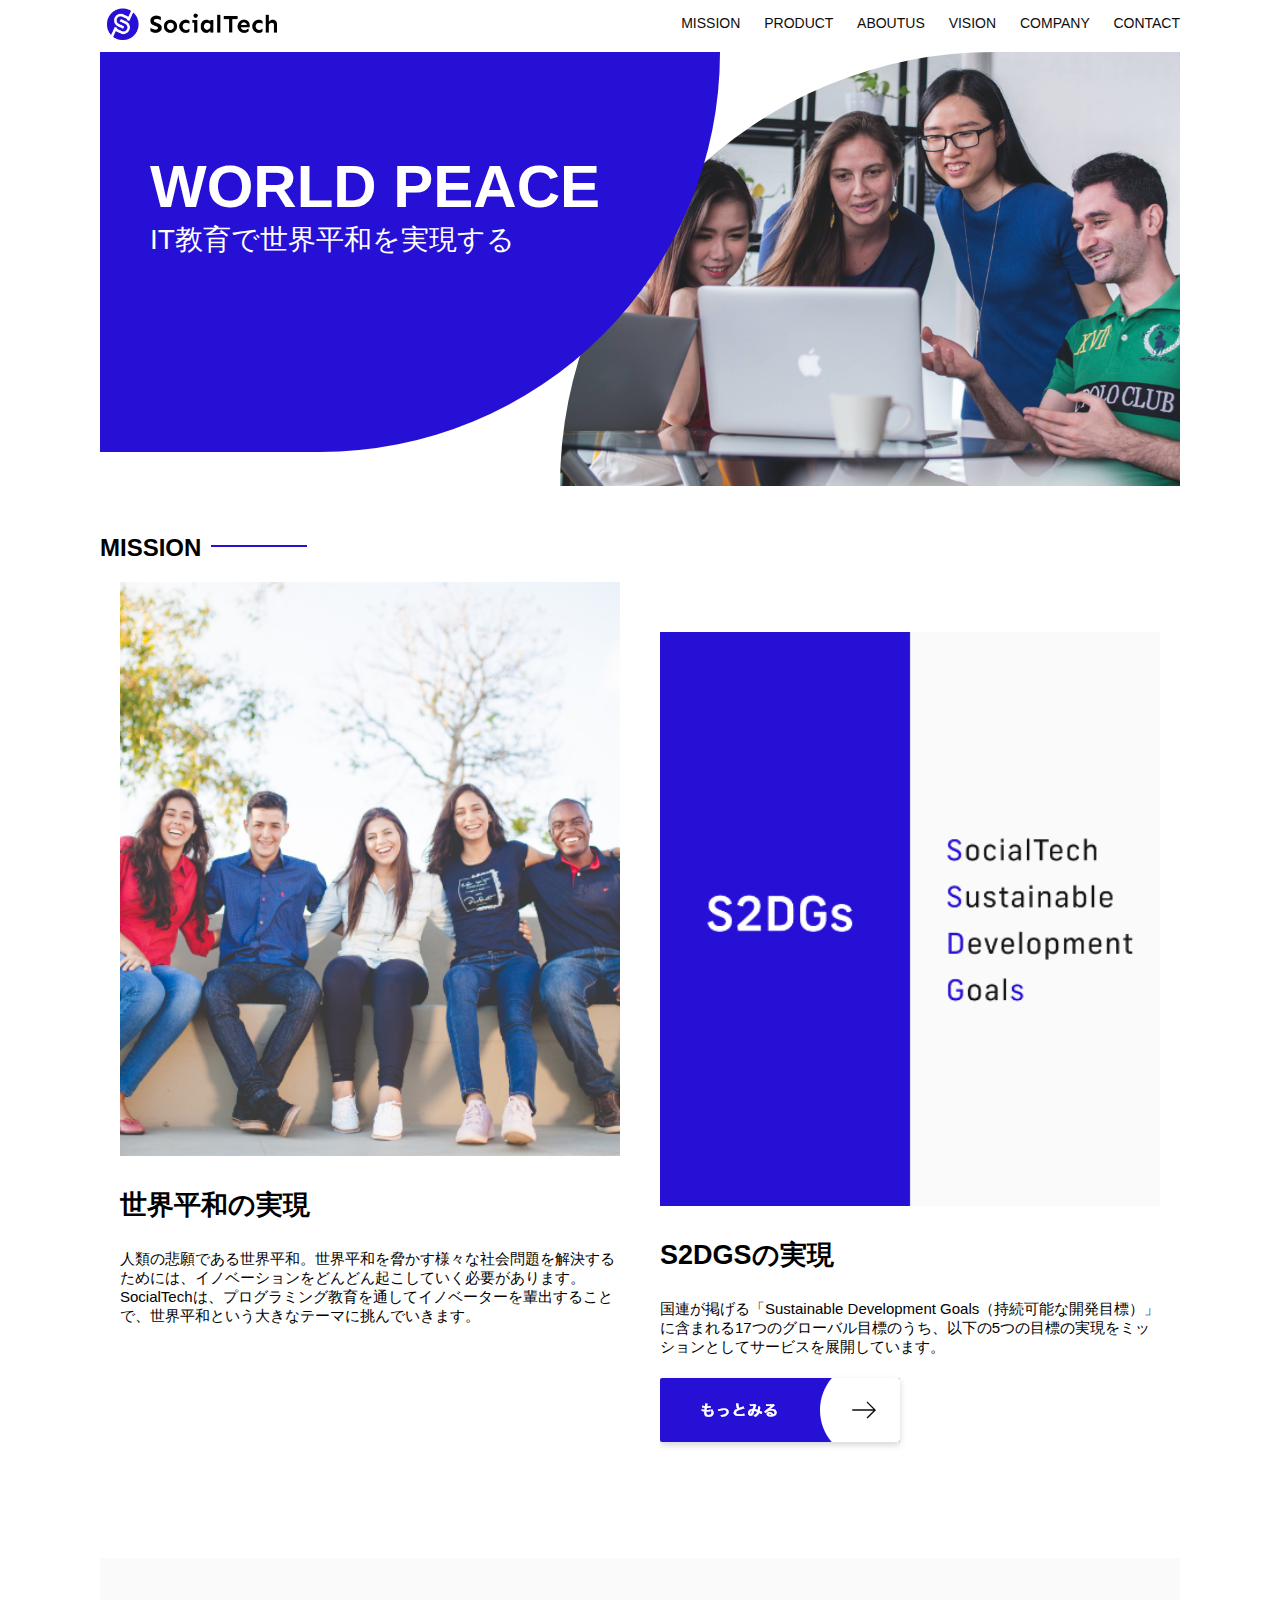
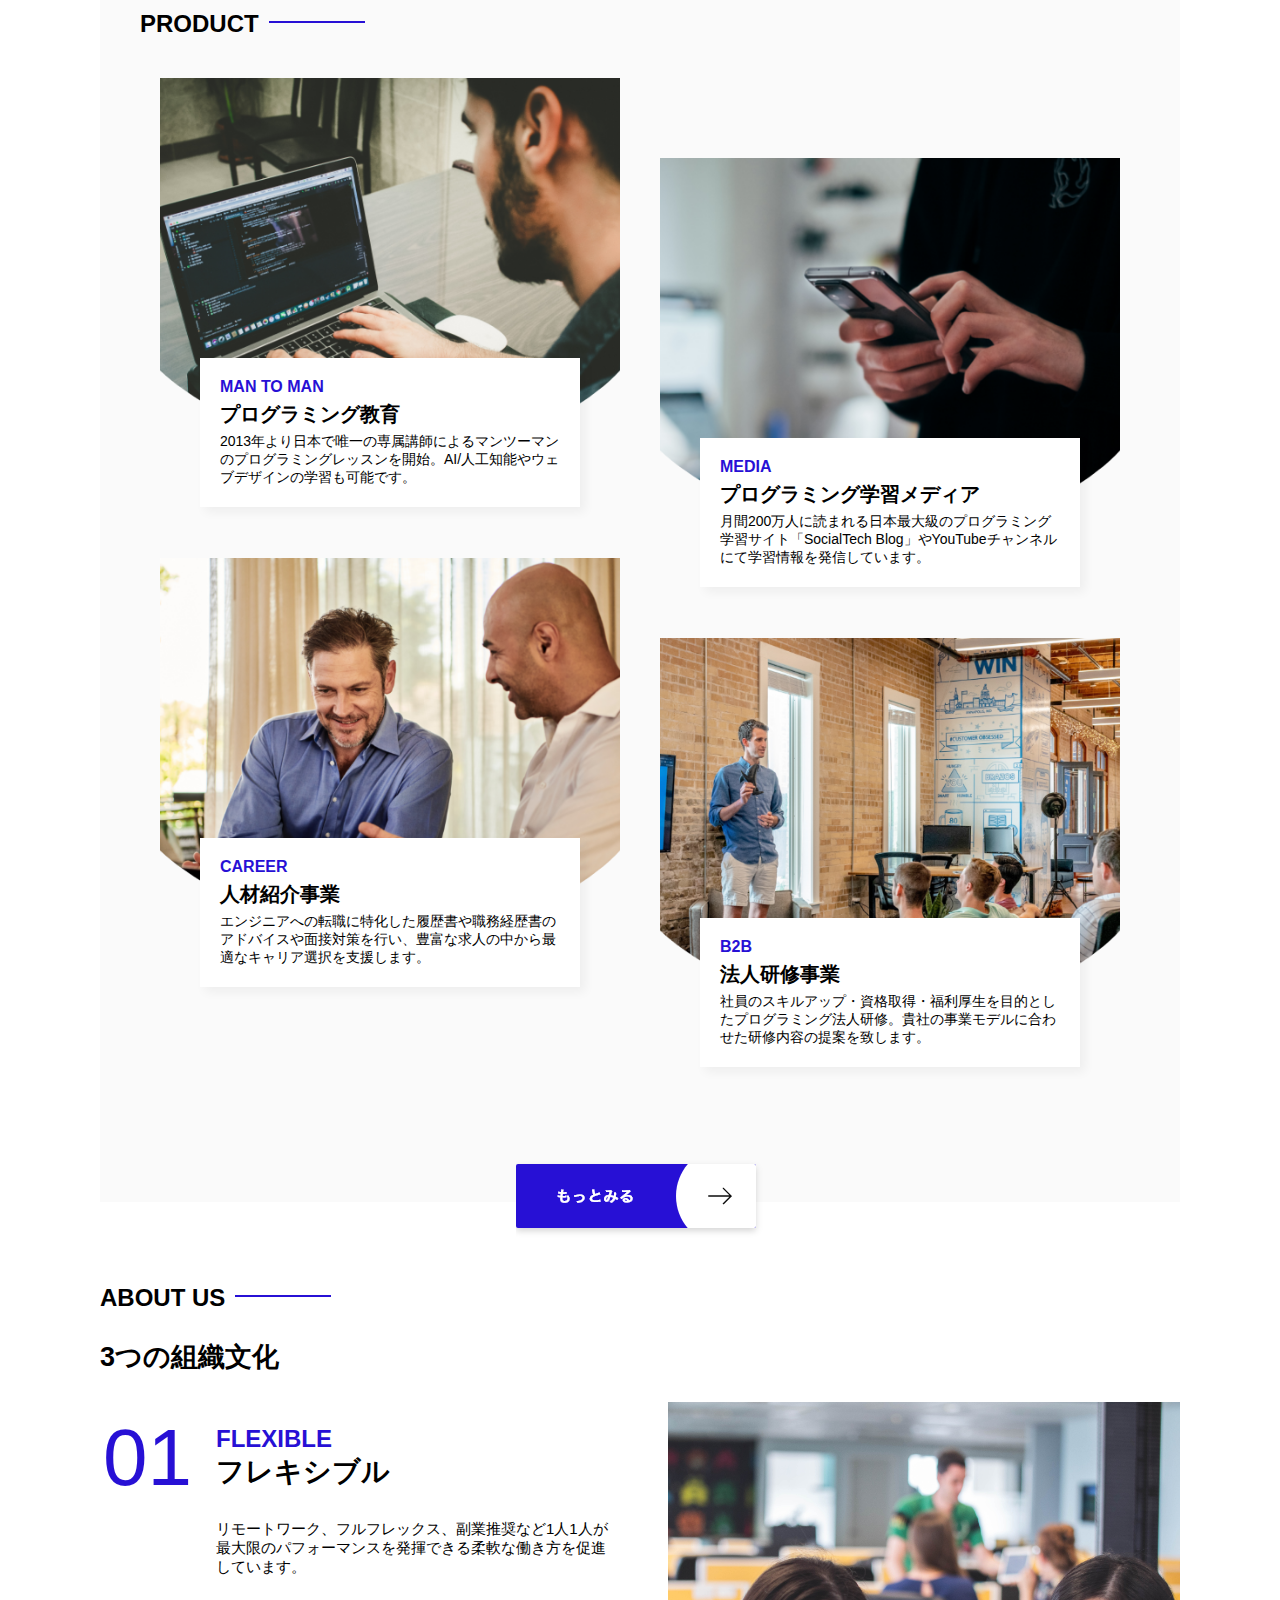
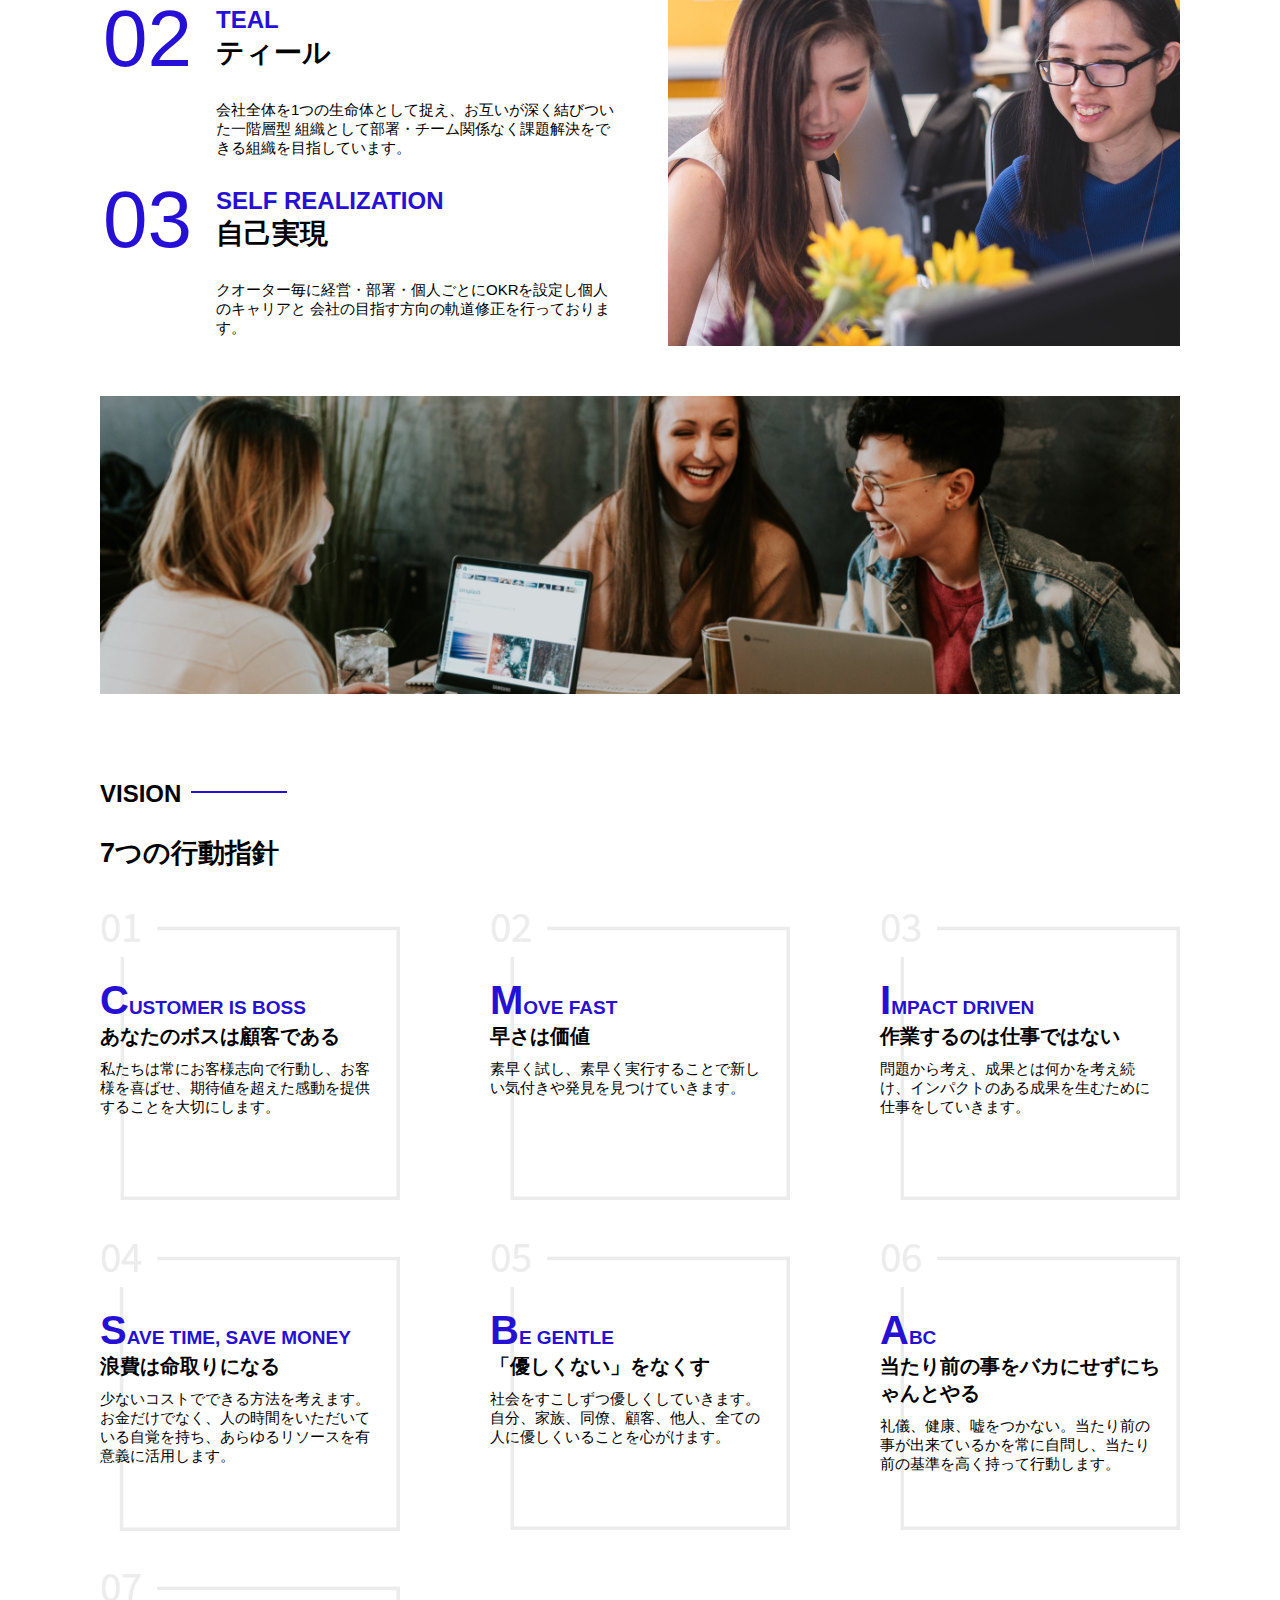
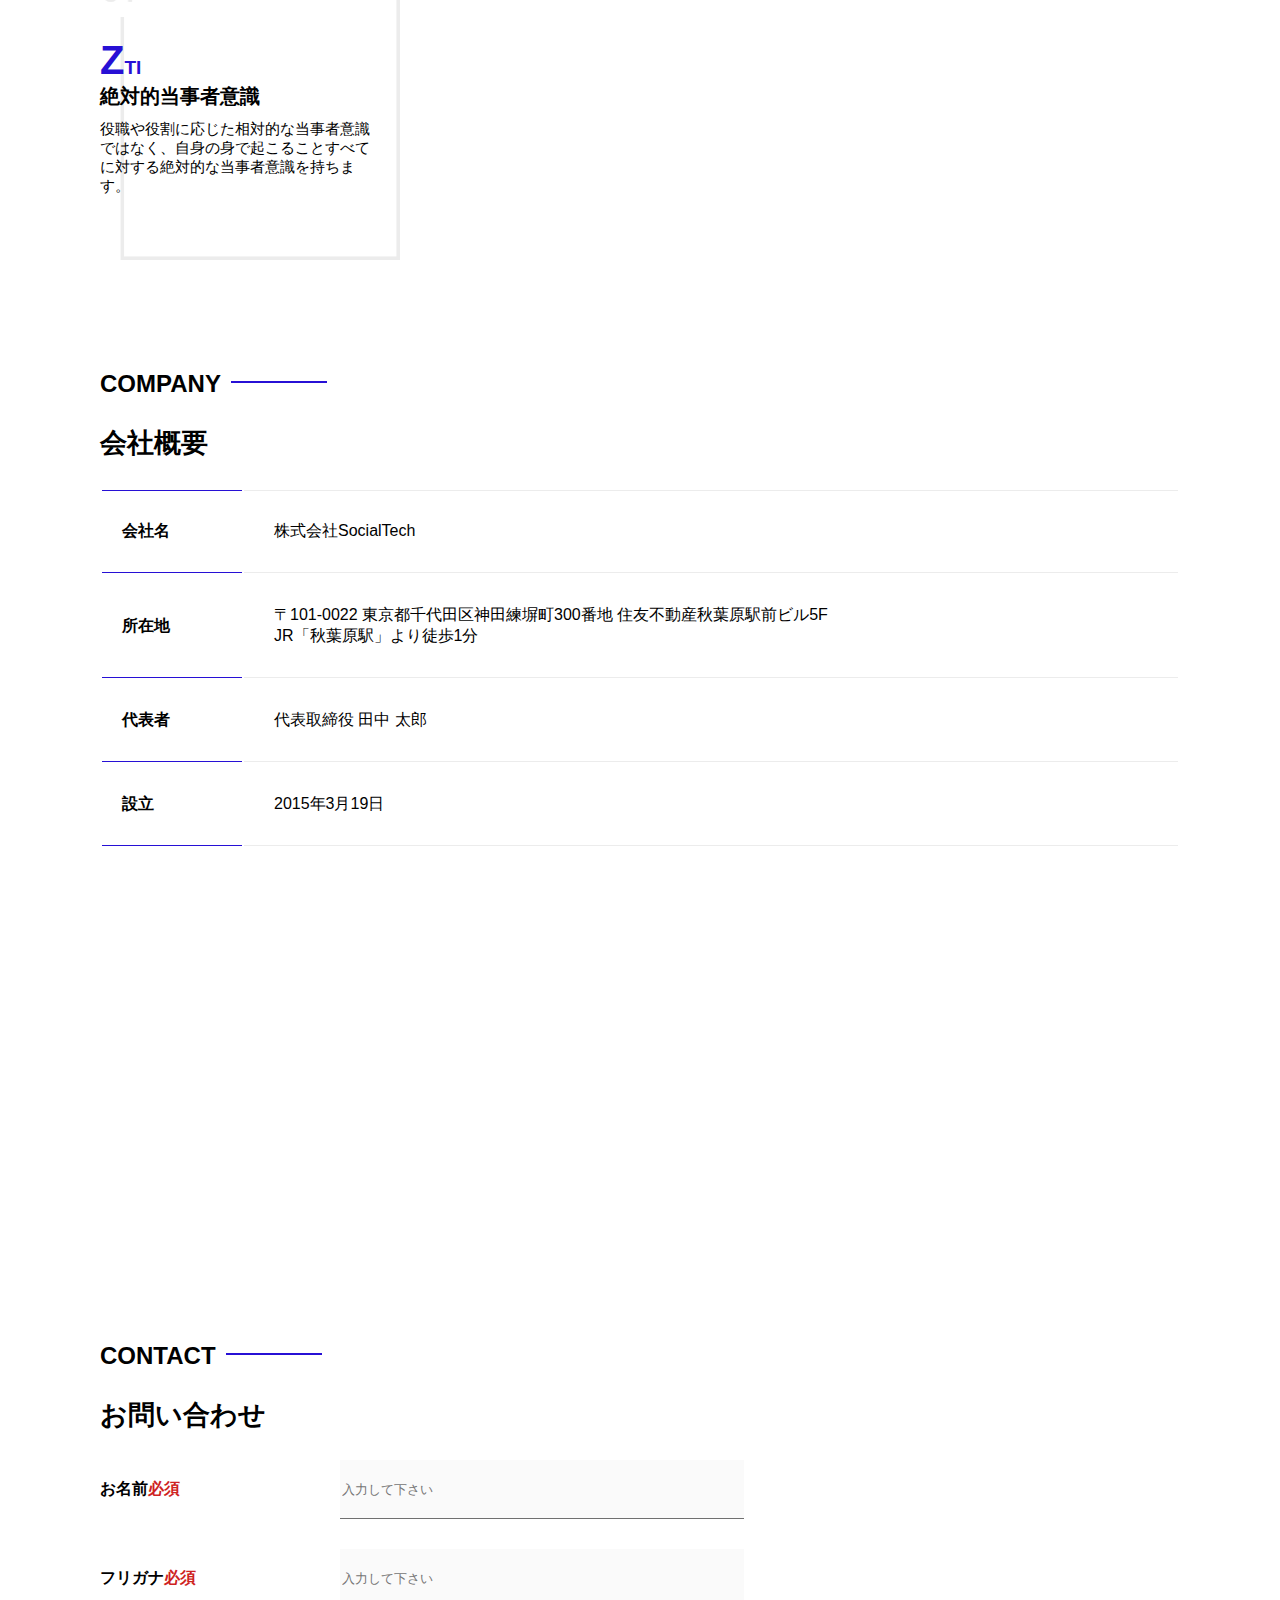
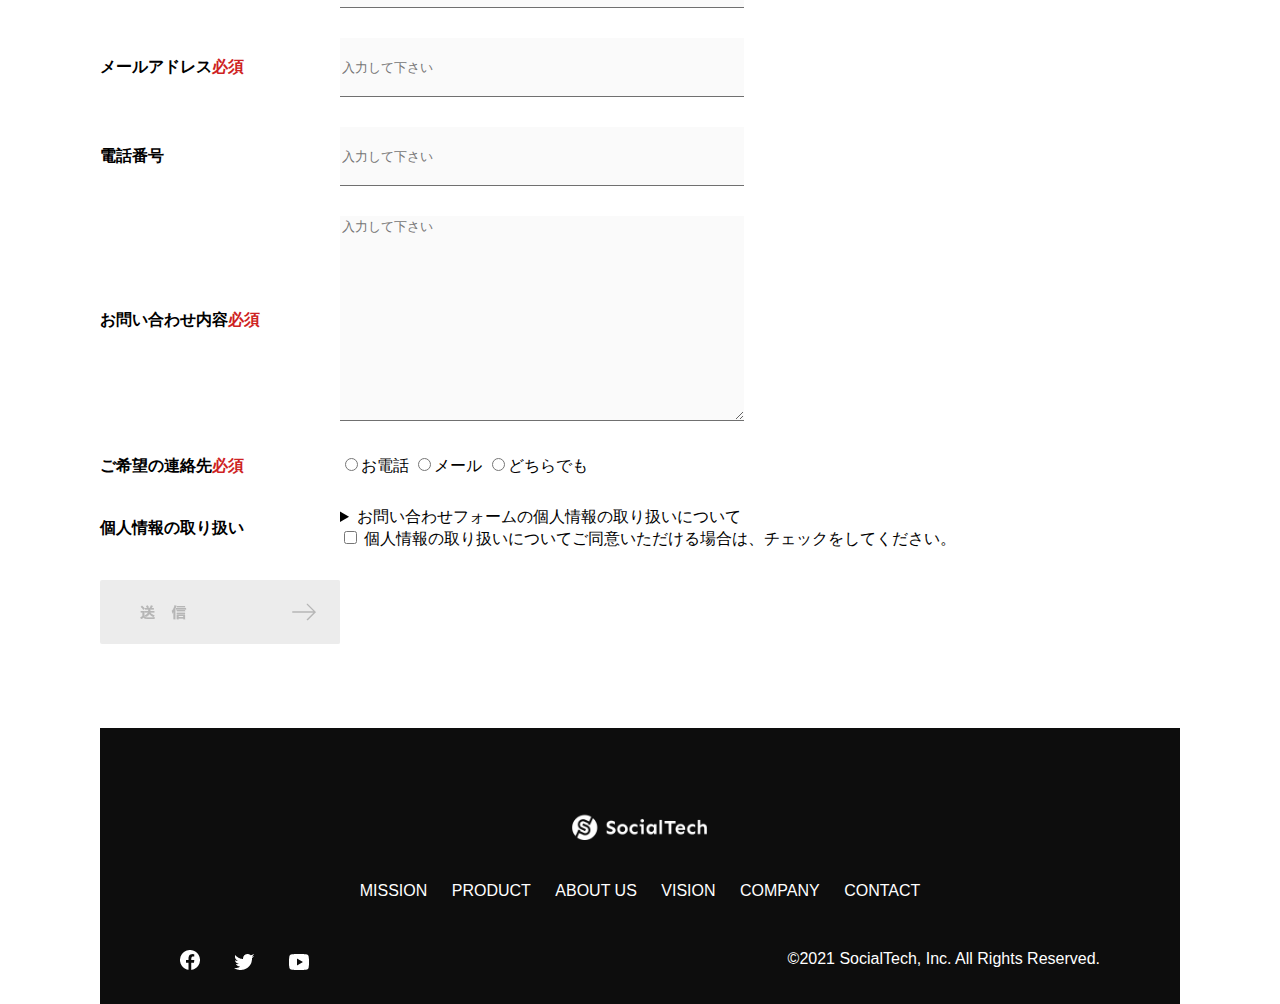
<file: socialtech/index.html>
<!DOCTYPE html>
<html>
    <head>
        <title>SocialTech</title>
        <meta charset="utf-8">
        <meta name="description" content="SocialTechはEdTech業界のリーディングカンパニーを目指します。">
        <meta name="viewport" content="width=device-width,initial-scale=1.0">
        <link rel="stylesheet" href="style.css">
    </head>
    <body>
        <!-- ヘッダー -->
        <header>
            <!-- ロゴ -->
            <a href="index.html" id="logo"><img src="images/logo.png" alt="トップページに戻る"></a>
            <nav>
                <!-- PC用ナビゲーション -->
                <nav id="nav-pc">
                    <a href="mission.html">MISSION</a>
                    <a href="product.html">PRODUCT</a>
                    <a href="index.html#aboutus">ABOUTUS</a>
                    <a href="index.html#vision">VISION</a>
                    <a href="index.html#company">COMPANY</a>
                    <a href="index.html#contact">CONTACT</a>
                </nav>
            </nav>
            <!-- スマホ用メニューボタン -->
            <img id="menu-sp" src="images/button-menu.png" alt="ナビゲーションを開く" onclick="document.getElementById('nav-sp').style.display = 'block'">

            <!-- スマホ用ナビゲーション -->
            <nav id="nav-sp">
                <img id="close" src="images/button-close.png" alt="ナビゲーションを閉じる" onclick="document.getElementById('nav-sp').style.display = 'none'">
                <a id="logo-sp" href="index.html" onclick="document.getElementById('nav-sp').style.display = 'none'"><img
            src="images/logo-sp.png" alt="トップページに戻る"></a>
            <a class="menu" href="mission.html" onclick="document.getElementById('nav-sp').style.display = 'none'">MISSION</a>
            <a class="menu" href="product.html" onclick="document.getElementById('nav-sp').style.display = 'none'">PRODUCT</a>
            <a class="menu" href="index.html#aboutus" onclick="document.getElementById('nav-sp').style.display = 'none'">ABOUT
            US</a>
            <a class="menu" href="index.html#vision"
                onclick="document.getElementById('nav-sp').style.display = 'none'">VISION</a>
            <a class="menu" href="index.html#company"
                onclick="document.getElementById('nav-sp').style.display = 'none'">COMPANY</a>
            <a class="menu" href="index.html#contact"
                onclick="document.getElementById('nav-sp').style.display = 'none'">CONTACT</a>
            <div id="sns">
                <a href="https://www.facebook.com/sejuku2013"><img src="images/button-facebook.png" alt="Facebookのリンク"></a>
                <a href="https://twitter.com/samuraijuku"><img src="images/button-twitter.png" alt="Twitterのリンク"></a>
                <a href="https://www.youtube.com/channel/UCCFOQO5aDK0xXam4cUQXT8g"><img src="images/button-youtube.png" alt="YouTubeのリンク"></a>
            </div>
            </nav>
  </header>

        <main>
            <article>
                <!-- メインビジュアル -->
                <section id="main-visual">
                    <div id="main-message">
                    <h1>WORLD PEACE</h1>
                    <p>IT教育で世界平和を実現する</p>
                     </div>
                    <img src="images/index/index-main.png" alt="PCの周りに集まる多国籍の仲間たち">
                </section>
                <!-- ミッション -->
                <section id="mission">
                    <h2 class="index-h2">MISSION</h2>
                    <div id="mission-flex">
                        <div>
                            <img id="mission-photo" src="images/index/index-mission.png" alt="屋外のベンチで写真を撮影する多国籍の仲間たち">
                            <h3>世界平和の実現</h3>
                            <p>
                                人類の悲願である世界平和。世界平和を脅かす様々な社会問題を解決するためには、イノベーションをどんどん起こしていく必要があります。SocialTechは、プログラミング教育を通してイノベーターを輩出することで、世界平和という大きなテーマに挑んでいきます。
                            </p>
                        </div>
                        <div>
                        <img id="s2dgs" src="images/index/s2dgs.png">
                        <h3>S2DGSの実現</h3>
                        <p>国連が掲げる「Sustainable Development Goals（持続可能な開発目標）」に含まれる17つのグローバル目標のうち、以下の5つの目標の実現をミッションとしてサービスを展開しています。</p>
                       <a href="mission.html">
                       <img src="images/button-more.png" alt="もっと見る">
                       </a> 
                       <div>
                        </div>
                    </div>
                </section>
                <!-- プロダクト -->
                <section id="product">
                    <h2 class="index-h2">PRODUCT</h2>
                    <div>
                        <div id="product-left">
                            <div>
                                <img class="product-photo" src="images/index/index-mantoman.png" alt="PCでコードを書く男性">
                                <div class="product-explain">
                                    <span>MAN TO MAN</span>
                                    <h3>プログラミング教育</h3>
                                    <p>2013年より日本で唯一の専属講師によるマンツーマンのプログラミングレッスンを開始。AI/人工知能やウェブデザインの学習も可能です。</p>
                                </div>
                            </div>
                            <div>
                                <img class="product-photo" src="images/index/index-career.png" alt="笑顔で話し合う2人の男性">
                                <div class="product-explain">
                                    <span>CAREER</span>
                                    <h3>人材紹介事業</h3>
                                    <p>エンジニアへの転職に特化した履歴書や職務経歴書のアドバイスや面接対策を行い、豊富な求人の中から最適なキャリア選択を支援します。</p>
                                </div>
                            </div>
                        </div>
                        <div id="product-right">
                            <div>
                                <img class="product-photo" src="images/index/index-media.png" alt="スマートフォンを操作する人">
                                <div class="product-explain">
                                    <span>MEDIA</span>
                                    <h3>プログラミング学習メディア</h3>
                                    <p>月間200万人に読まれる日本最大級のプログラミング学習サイト「SocialTech Blog」やYouTubeチャンネルにて学習情報を発信しています。</p>    
                                </div>
                            </div>
                            <div>
                                <img class="product-photo" src="images/index/index-b2b.png" alt="講演中の男性とそれを聴く人々">
                                <div class="product-explain">
                                    <span>B2B</span>
                                    <h3>法人研修事業</h3>
                                    <p>社員のスキルアップ・資格取得・福利厚生を目的としたプログラミング法人研修。貴社の事業モデルに合わせた研修内容の提案を致します。</p>
                                </div>
                            </div>
                        </div>
                    </div>
                    <div>
                        <a id="product-more" href="product.html">
                            <img src="images/button-more.png" alt="もっとみる">
                        </a>
                    </div>
                </section>
                <!-- ABOUT US -->
                <section id="aboutus">
                    <h2 class="index-h2">ABOUT US</h2>
                    <h3>3つの組織文化</h3>
                    <div>
                        <table class="culture-table"> 
                            <tr>
                                <td>
                                    <span class="culture-num">01</span>
                                </td>
                                <td>
                                    <span class="culture-en">FLEXIBLE</span>
                                    <span class="culture-jp">フレキシブル</span>
                                </td>
                            </tr>
                            <tr>
                                <td>
                                    <!-- 空のセル -->
                                </td>
                                <td>
                                    <p class="culture-description">
                                        リモートワーク、フルフレックス、副業推奨など1人1人が最大限のパフォーマンスを発揮できる柔軟な働き方を促進しています。
                                    </p>
                                </td>
                            </tr>
                            <tr>
                                <td>
                                    <span class="culture-num">02</span>
                                </td>
                                <td>
                                    <span class="culture-en">TEAL</span>
                                    <span class="culture-jp">ティール</span>
                                </td>
                            </tr>
                            <tr>
                                <td>
                                    <!-- 空のセル -->
                                </td>
                                <td>
                                    <p class="culture-description">
                                        会社全体を1つの生命体として捉え、お互いが深く結びついた一階層型
                                        組織として部署・チーム関係なく課題解決をできる組織を目指しています。
                                    </p>
                                </td>
                            </tr>
                            <tr>
                                <td>
                                    <span class="culture-num">03</span>
                                </td>
                                <td>
                                    <span class="culture-en">SELF REALIZATION</span>
                                    <span class="culture-jp">自己実現</span>
                                </td>
                            </tr>
                            <tr>
                                <td>
                                    <!-- 空のセル -->
                                </td>
                                <td>
                                    <p class="culture-description">
                                        クオーター毎に経営・部署・個人ごとにOKRを設定し個人のキャリアと
                                        会社の目指す方向の軌道修正を行っております。
                                    </p>
                                </td>
                            </tr>
                        </table>
                        <img class="culture-img" src="images/index/index-aboutus1.png" alt="笑顔で話し合う2人の女性">
                    </div>
                    <img class="culture-img2" src="images/index/index-aboutus2.png" alt="笑顔で話し合う3人の男女">
                </section>
                <!-- VISION -->
                <section id="vision">
                    <h2 class="index-h2">VISION</h2>
                    <h3>7つの行動指針</h3>
                    <div>
                        <div class="vision-box">
                            <img src="images/index/vision-01.png" alt="01">
                            <span>
                                <h4>CUSTOMER IS BOSS</h4>
                                <h5>あなたのボスは顧客である</h5>
                                <p>私たちは常にお客様志向で行動し、お客様を喜ばせ、期待値を超えた感動を提供することを大切にします。</p>
                            </span>
                        </div>
                            <div class="vision-box">
                                <img src="images/index/vision-02.png" alt="02">
                                <span>
                                    <h4>MOVE FAST</h4>
                                    <h5>早さは価値</h5>
                                    <p>素早く試し、素早く実行することで新しい気付きや発見を見つけていきます。</p>
                                </span>
                            </div>
                            <div class="vision-box">
                                <img src="images/index/vision-03.png" alt="03">
                                <span>
                                    <h4>IMPACT DRIVEN</h4>
                                    <h5>作業するのは仕事ではない</h5>
                                    <p>問題から考え、成果とは何かを考え続け、インパクトのある成果を生むために仕事をしていきます。</p>
                                </span>
                            </div>
                            <div class="vision-box">
                                <img src="images/index/vision-04.png" alt="04">
                                <span>
                                    <h4>SAVE TIME, SAVE MONEY</h4>
                                    <h5>浪費は命取りになる</h5>
                                    <p>少ないコストでできる方法を考えます。お金だけでなく、人の時間をいただいている自覚を持ち、あらゆるリソースを有意義に活用します。</p>
                                </span>
                            </div>
                            <div class="vision-box">
                                <img src="images/index/vision-05.png" alt="05">
                                <span>
                                    <h4>BE GENTLE</h4>
                                    <h5>「優しくない」をなくす</h5>
                                    <p>社会をすこしずつ優しくしていきます。自分、家族、同僚、顧客、他人、全ての人に優しくいることを心がけます。</p>
                                </span>
                            </div>
                            <div class="vision-box">
                                <img src="images/index/vision-06.png" alt="06">
                                <span>
                                    <h4>ABC</h4>
                                    <h5>当たり前の事をバカにせずにちゃんとやる</h5>
                                    <p>礼儀、健康、嘘をつかない。当たり前の事が出来ているかを常に自問し、当たり前の基準を高く持って行動します。</p>
                                </span>
                            </div>
                            <div class="vision-box">
                                <img src="images/index/vision-07.png" alt="07">
                                <span>
                                    <h4>ZTI</h4>
                                    <h5>絶対的当事者意識</h5>
                                    <p>役職や役割に応じた相対的な当事者意識ではなく、自身の身で起こることすべてに対する絶対的な当事者意識を持ちます。</p>
                                </span>
                            </div>
                    </div>
                </section>
                <section id="company">
                    <h2 class="index-h2">COMPANY</h2>
                    <h3>会社概要</h3>
                <table id="company-table">
                    <tr>
                        <th class="tableheader-first">会社名</th>
                        <td class="cell-first">株式会社SocialTech</td>
                    </tr>
                    <tr>
                        <th class="tableheader">所在地</th>
                        <td class="cell">〒101-0022 東京都千代田区神田練塀町300番地 住友不動産秋葉原駅前ビル5F<br>JR「秋葉原駅」より徒歩1分</td>
                    </tr>
                    <tr>
                        <th class="tableheader">代表者</th>
                        <td class="cell">代表取締役 田中 太郎</td>
                    </tr>
                    <tr>
                        <th class="tableheader">設立</th>
                        <td class="cell">2015年3月19日</td>
                    </tr>
                </table>
                <iframe
                    src="https://www.google.com/maps/embed?pb=!1m18!1m12!1m3!1d3240.0688551336807!2d139.7720776771055!3d35.69992317258124!2m3!1f0!2f0!3f0!3m2!1i1024!2i768!4f13.1!3m3!1m2!1s0x60188fee13660e23%3A0x77137876edf742ac!2z5L2P5Y-L5LiN5YuV55Sj56eL6JGJ5Y6f6aeF5YmN44OT44Or!5e0!3m2!1sja!2sjp!4v1704858013291!5m2!1sja!2sjp"
                    style="border:0;" allowfullscreen="" loading="lazy">
                </iframe>
            </section>
            <!-- お問い合わせフォーム -->
            <section id="contact">
                <h2 class="index-h2">CONTACT</h2>
                <h3>お問い合わせ</h3>
                <form>
                    <div>
                        <div class="contact-heading">
                            <label class="contact-label">お名前<span class="contact-span">必須</span></label>
                        </div>
                        <div>
                            <input type="text" name="name" placeholder="入力して下さい" class="contact-textbox">
                        </div>
                    </div>
                    <div>
                        <div class="contact-heading">
                            <label class="contact-label">フリガナ<span class=contact-span>必須</span></label>
                        </div>
                        <div>
                            <input type="text" name="hurigana" placeholder="入力して下さい" class="contact-textbox">
                        </div>
                    </div>
                    <div>
                        <div class="contact-heading">
                            <label class="contact-label">メールアドレス<span class="contact-span">必須</span></label>
                        </div>
                        <div>
                            <input type="text" name="email" placeholder="入力して下さい" class="contact-textbox">
                        </div>
                    </div>
                    <div>
                        <div class="contact-heading">
                            <label class="contact-label">電話番号</label>
                        </div>
                        <div>
                            <input type="text" name="tel" placeholder="入力して下さい" class="contact-textbox">
                        </div>
                    </div>
                        <div>
                            <div class="contact-heading">
                                <label class="contact-label">お問い合わせ内容<span class="contact-span">必須</label>
                            </div>
                            <div>
                                <textarea class="contact-textarea" placeholder="入力して下さい" name="message"></textarea>
                            </div>
                        </div>
                        <div>
                            <div class="contact-heading">
                                <label class="contact-label">ご希望の連絡先<span class="contact-span">必須</span></label>
                            </div>
                            <div>
                                <input class="radiobutton" type="radio" value="tel" name="contact"  chacked><label>お電話</label>
                                <input class="radiobutton" type="radio" value="mail" name="contact" ><label>メール</label>
                                <input class="radiobutton" type="radio" value="both" name="contact" ><label>どちらでも</label>
                            </div>
                        </div>
                            <div>
                                <div class="contact-heading">
                                    <label class="contact-label">個人情報の取り扱い</label>
                                </div>
                                <div>
                                    <details>
                                    <summary>お問い合わせフォームの個人情報の取り扱いについて</summary>
                                    <div>
                                        <span>１．組織の名称又は氏名</span><br>
                                        株式会社SocialTech<br><br>
                                        <span>２．個人情報保護管理者（若しくはその代理人）の氏名又は職名、所属及び連絡先
                                          鈴木 一郎 コーポレート部</span><br>
                                        メールアドレス:samurai@example.com<br>
                                        TEL:03-1234-5678<br>
                                        <span>３．個人情報の利用目的</span><br>
                                        ・本サービス及び本サービスに関連する情報の提供又はそれらに関する連絡のため<br>
                                        ・ユーザーの本人確認のため<br>
                                        ・当社サービスのご案内のため<br>
                                        ・当社の商品等の広告または宣伝（電子メールによるものを含むものとします。）<br><br>
                                        <span>４．個人情報の取り扱い業務の委託</span><br>
                                        個人情報の取扱業務の全部または一部を外部に業務委託する場合があります。<br>
                                        その際、弊社は、個人情報を適切に保護できる管理体制を敷き実行していることを条件として<br>
                                        委託先を厳選したうえで、機密保持契約を委託先と締結し、お客様の個人情報を厳密に管理させます。<br><br>
                                        <span>５．個人情報の開示等の請求</span><br>
                                        お客様は、弊社に対してご自身の個人情報の開示等（利用目的の通知、開示、内容の訂正・追加・削除、利用の停止または消去、第三者への提供の停止）に関して、当社問合わせ窓口に申し出ることができます。<br>
                                        その際、弊社はお客様ご本人を確認させていただいたうえで、合理的な期間内に対応いたします。<br><br>
                                        なお、個人情報に関する弊社問合わせ先は、次の通りです。<br><br>
                                        株式会社SocialTech 個人情報問合せ窓口<br>
                                        〒101-0022 東京都千代田区神田練塀町300番地 住友不動産秋葉原駅前ビル5F<br>
                                        メールアドレス:samurai@example.com TEL:03-1234-5678<br><br>
                                        <span>６．個人情報を提供されることの任意性について</span><br><br>
                                        お客様がご自身の個人情報を弊社に提供されるか否かは、お客様のご判断によりますが、もしご提供されない場合には、適切なサービスが提供できない場合がありますので予めご了承ください。
                                    </div>
                                    </details>
                                <input type="checkbox" name="agree">
                                <span>個人情報の取り扱いについてご同意いただける場合は、チェックをしてください。</span>
                            </div>
                            </div>
                        <input type="image" src="images/button-submit.png" alt="送信する">
                </form>
            </section>
            </article>
            <footer>
                <div id="footer-logo">
                    <img src="images/logo-sp.png" alt="SocialTech">
                </div>
                <div id="footer-link">
                    <a href="mission.html">MISSION</a>
                    <a href="product.html">PRODUCT</a>
                    <a href="index.html#aboutus">ABOUT US</a>
                    <a href="index.html#vision">VISION</a>
                    <a href="index.html#company">COMPANY</a>
                    <a href="index.html#contact">CONTACT</a>
                </div>
                    <div id="sns-footer">
                        <a href="https://www.facebook.com/sejuku2013"><img src="images/button-facebook.png" alt="Facebookのリンク"></a>
                        <a href="https://twitter.com/samuraijuku"><img src="images/button-twitter.png" alt="Twitterのリンク"></a>
                        <a href="https://www.youtube.com/channel/UCCFOQO5aDK0xXam4cUQXT8g "><img src="images/button-youtube.png" alt="YouTubeのリンク"></a>
                         <span id="copyright">&copy;2021 SocialTech, Inc. All Rights Reserved. </span>
                    </div>
            </footer>
        </main>
    </body>

</html>
</file>
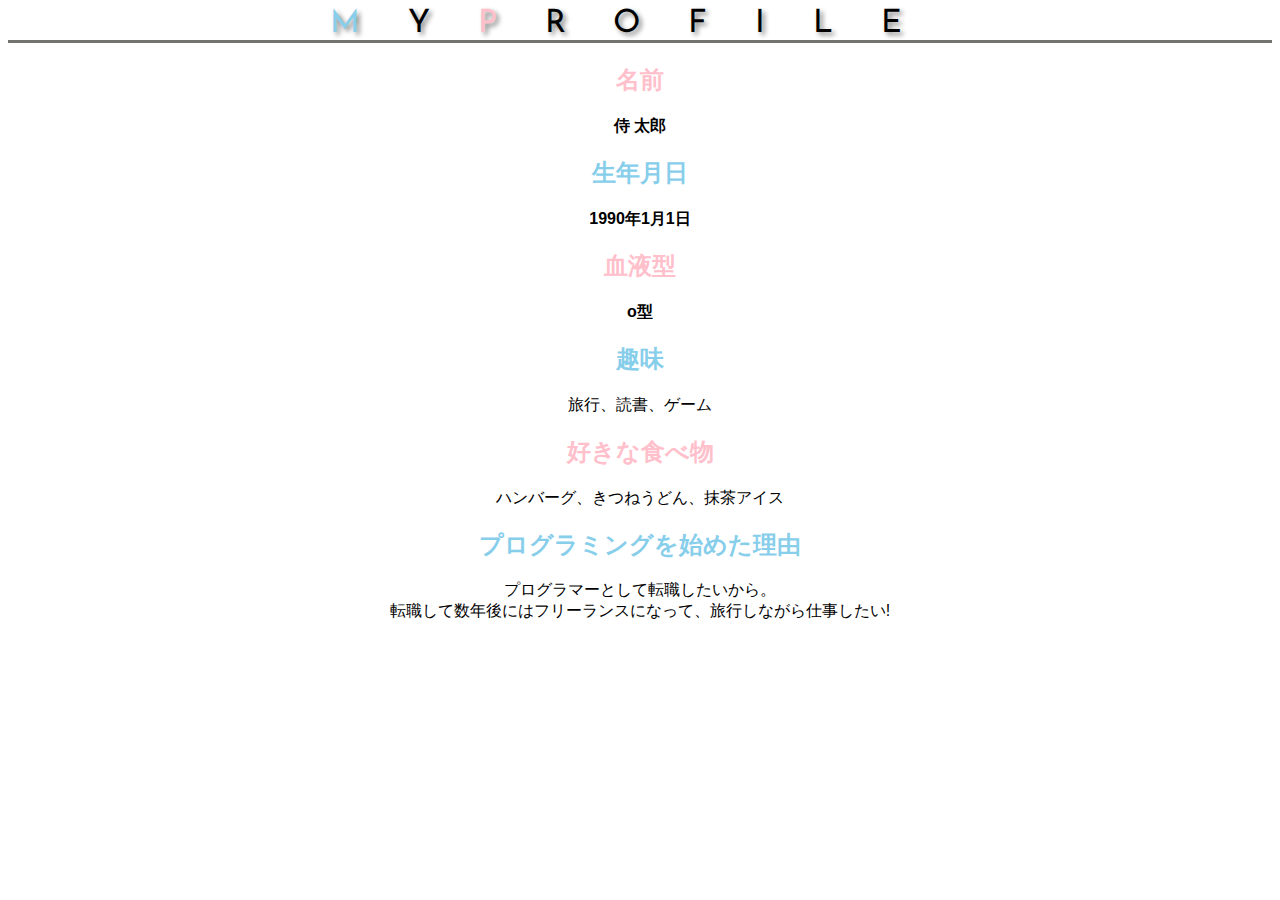
<file: kadai_014/kadai_014.html>
<html>
    <head>
    <title>14章課題</title>
    <meta name="descrption" content="このページは14章の課題です。">
    <meta charset="utf-8">
    <link rel="stylesheet" href="style.css">
    <link rel="preconnect" href="https://fonts.googleapis.com">
<link rel="preconnect" href="https://fonts.gstatic.com" crossorigin>
<link href="https://fonts.googleapis.com/css2?family=Josefin+Sans:ital@0;1&display=swap" rel="stylesheet">
   </head>
    <body>
        <h1 class="MYPROFILE"><span class="text-color">M</span>Y<span class="text-color1">P</span>ROFILE</h1>
         <div id="parent">
        <h2 class="decoration">名前</h2>
        <p class="child">侍 太郎</p>
        <h2 class="decoration2">生年月日</h2>
          <div class="child">
        <p class="grandchild">1990年1月1日</p>
        <h2 class="decoration">血液型</h2>
         </div>
        <p class>o型</p>
          </div>
        <h2 class="decoration2">趣味</h2>
        <p>旅行、読書、ゲーム</p>
        <h2 class="decoration">好きな食べ物</h2>
        <p>ハンバーグ、きつねうどん、抹茶アイス</p>
        <h2 class="decoration2">プログラミングを始めた理由</h2>
        <p>プログラマーとして転職したいから。<br>
           転職して数年後にはフリーランスになって、旅行しながら仕事したい!</p>
    </body>
</html>
</file>
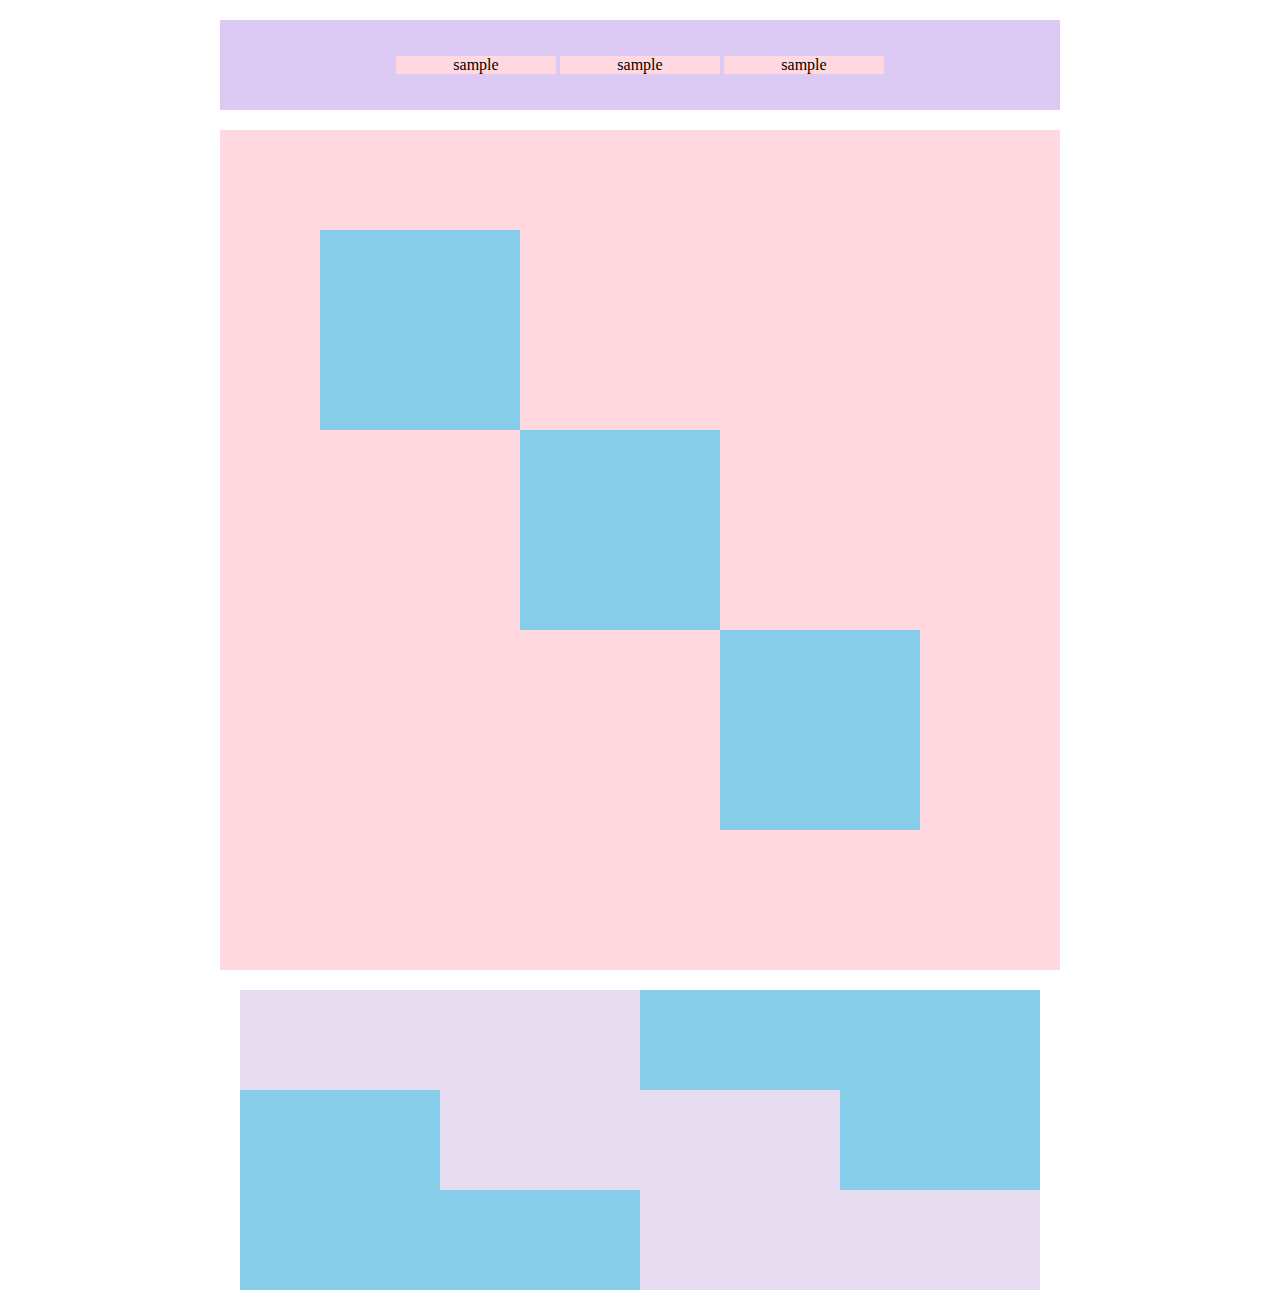
<file: kadai_018/kadai_018.html>
<!DOCTYPE html>
<html>
    <head>
        <title>18章課題</title>
        <meta name="drscrption" content="このページは18章の課題です。">
        <meta charset="utf-8">
        <link rel="stylesheet" href="style.css">
    </head>
    <body>
        <div id="top">
        <p class="top-child">sample</p>
        <p class="top-child">sample</p>
        <p class="top-child">sample</p>
    </div>
            <div id="middle">
                <div class="middle-child01"></div>
                <div class="middle-child02"></div>
                <div class="middle-child03"></div>
            </div>
                <div id="bottom">
                    <div class="bottom-child01"></div>
                    <div class="bottom-child02"></div>
                    <div class="bottom-child03"></div>
                </div>
    </body>
</html>
</file>
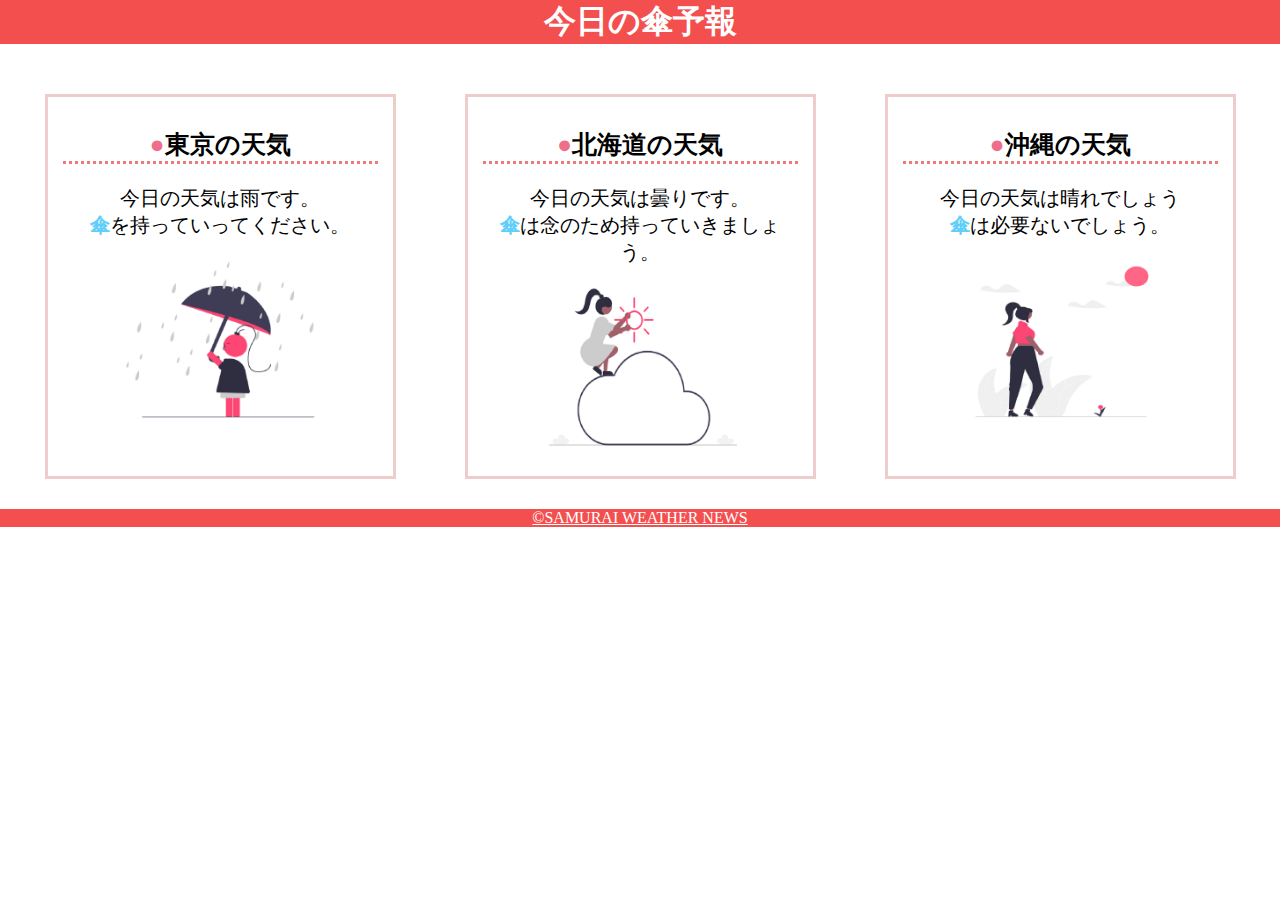
<file: kadai_022/kadai_022.html>
<!DOCTYPE html>
<html>
    <head>
        <title>22章課題</title>
        <meta name="descrption" content="このページは22章の課題です。">
        <meta charset="utf-8">
        <meta name="viewport" content="sidth=device-width, initial-scale=1.0">
        <link rel="stylesheet" href="style.css">
     </head>
     <body>
        <header>
            <h1>今日の傘予報</h1>
        </header>

        <main>
            <div id="parent">
                <div class="contents">
                    <h2>東京の天気</h2>
                    <p>今日の天気は雨です。</p>
                    <p>傘を持っていってください。</p>
                    <img src="images/rainy.png" alt="雨 " >
                </div>
                    <div class="contents">
                        <h2>北海道の天気</h2>
                        <p>今日の天気は曇りです。</p>
                        <p>傘は念のため持っていきましょう。</p>
                        <img src="images/cloudy.png" alt="k=曇り">
                    </div>
                        <div class="contents">
                            <h2>沖縄の天気</h2>
                            <p>今日の天気は晴れでしょう</p>
                            <p>傘は必要ないでしょう。</p>
                            <img src="images/sunny.png" alt="晴れ">
                        </div>
            </div>
        </main>

        <footer>
            <a href="https://www.sejuku.net/corp/">&copy;SAMURAI WEATHER NEWS</a>
        </footer>
     </body>
</html>
</file>
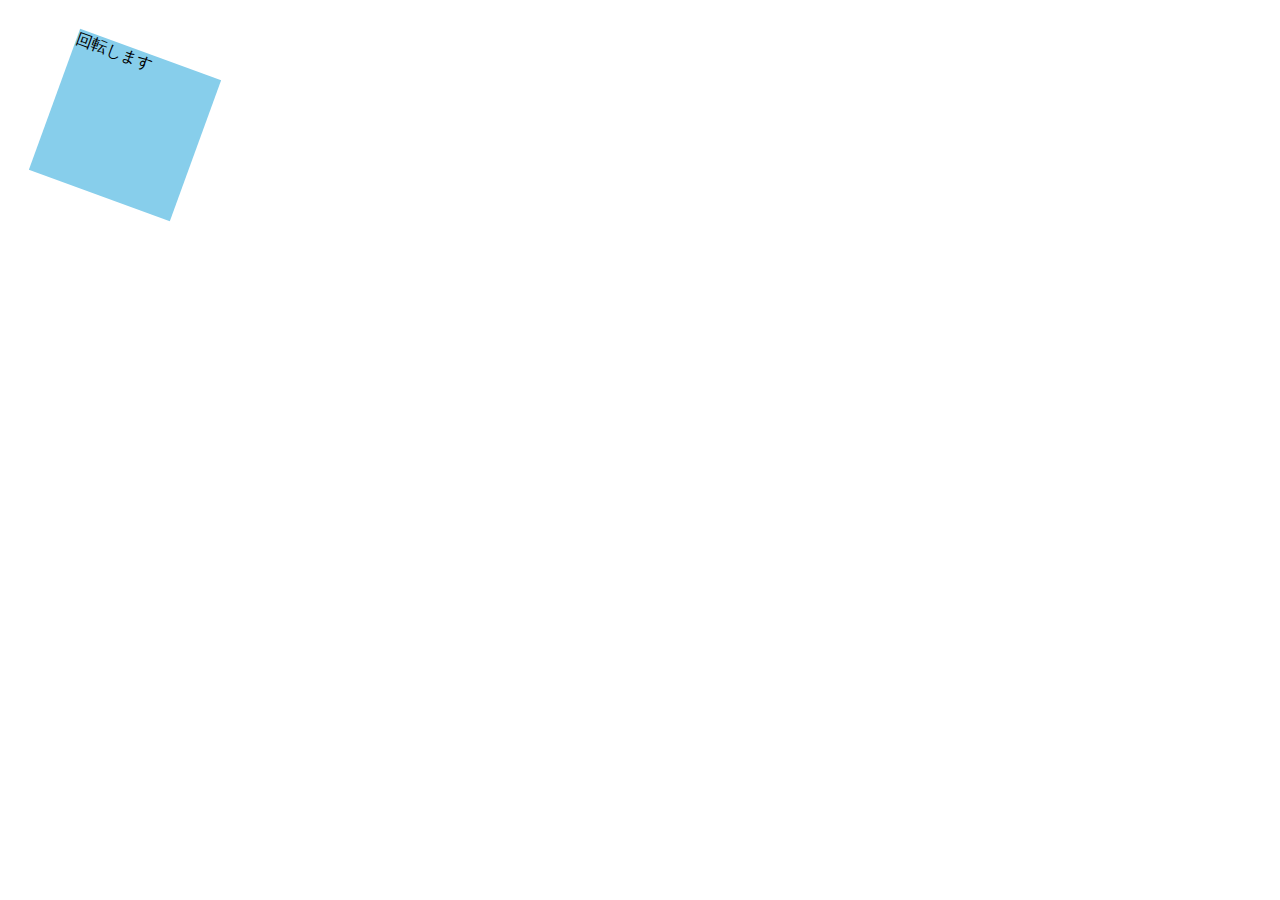
<file: kadai_mdn_css/mdn.html>
<!DOCTYPE html>
<html>

<head>
    <style>
        div{
            position:absolute;
            left:50px;
            top:50px;
            width:150px;
            height:150px;
            background-color:skyblue;
            transform:rotate(20deg);
        }
    </style>
</head>

<body>
    <div>
        回転します
    </div>

</body>

</html>
</file>
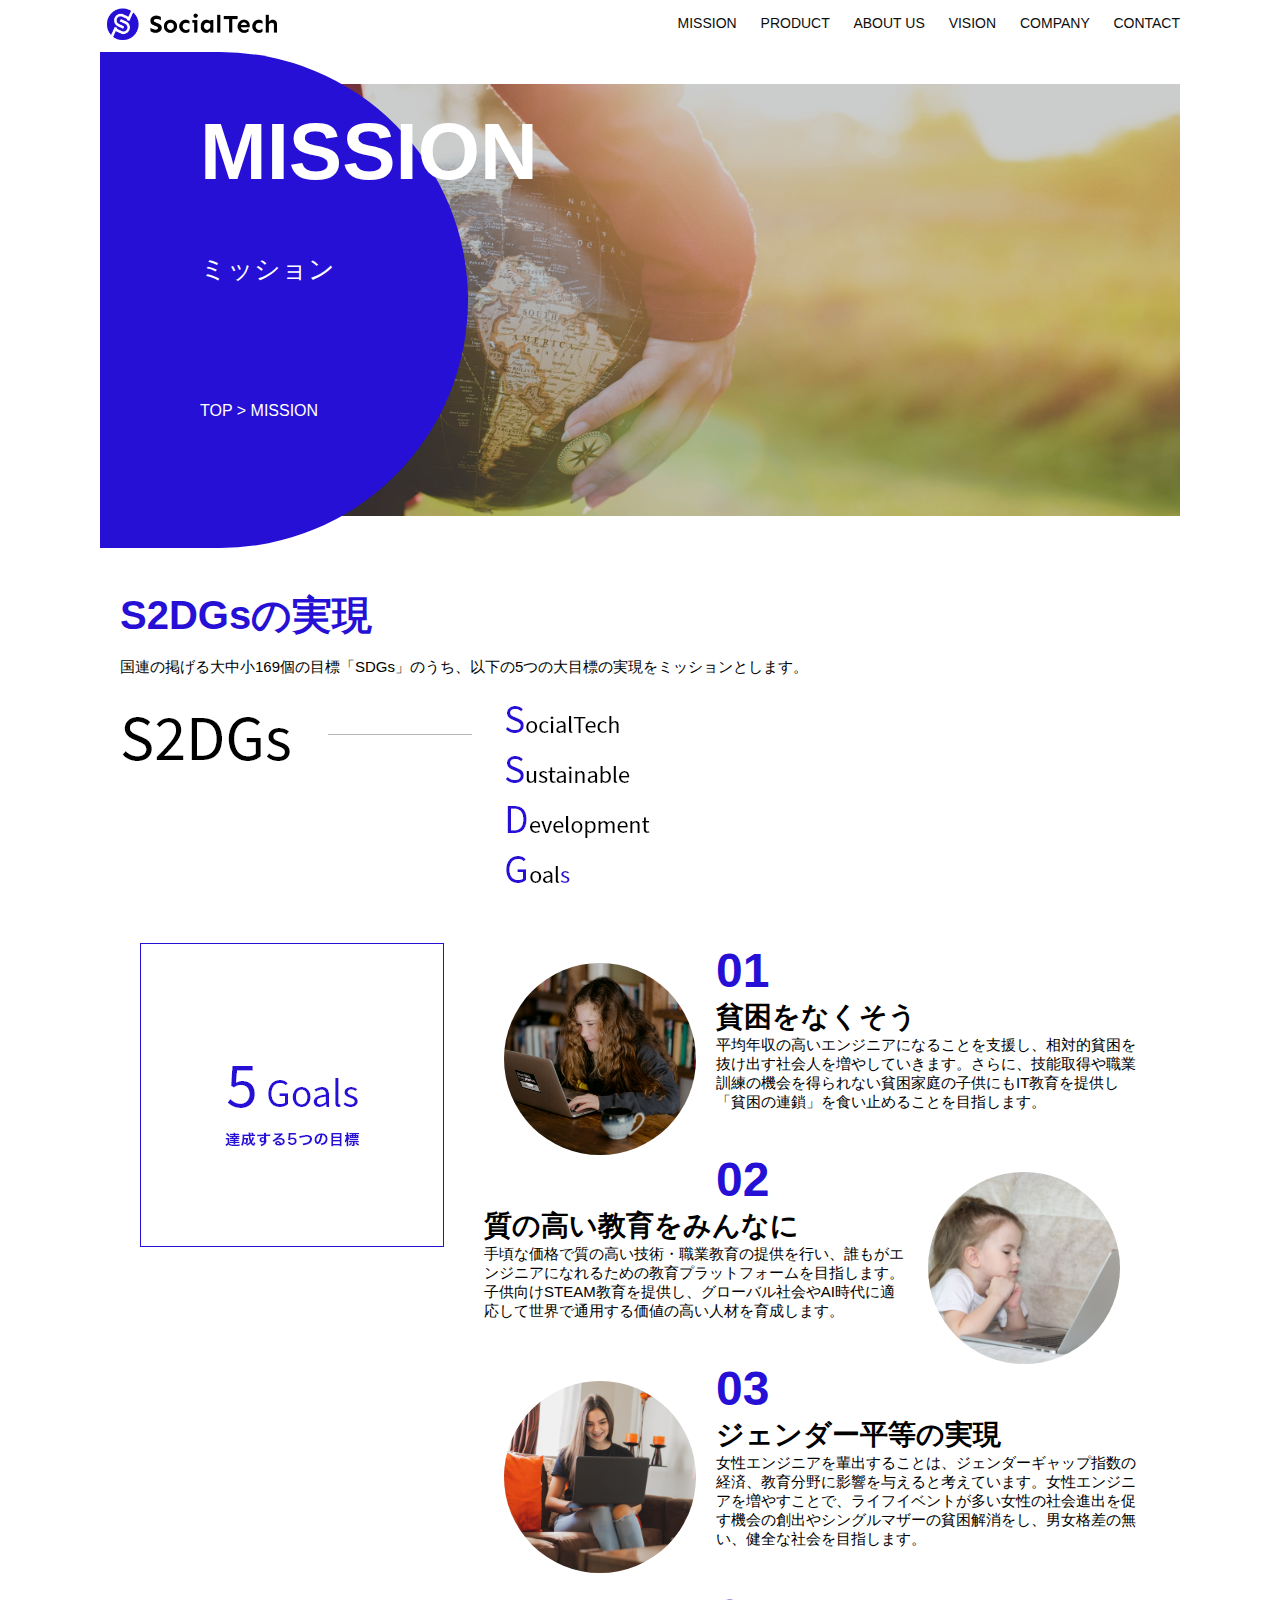
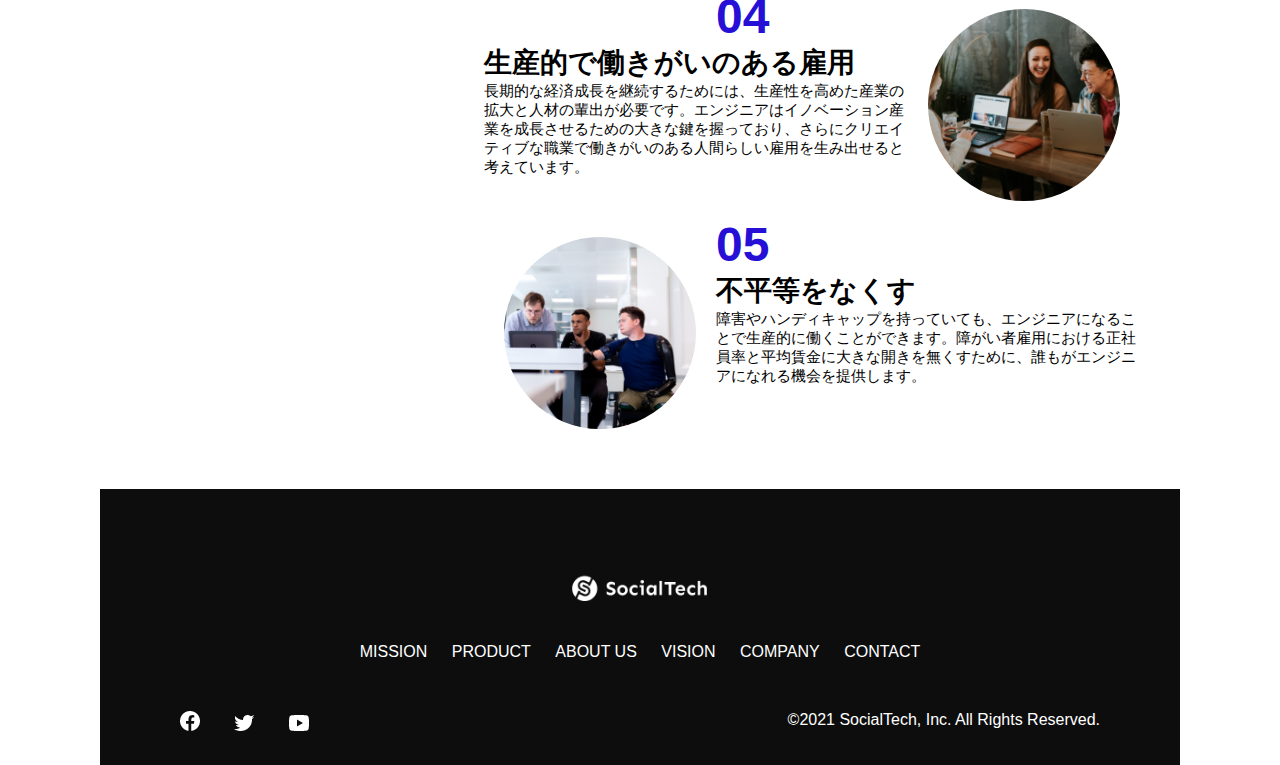
<file: socialtech/mission.html>
<!DOCTYPE html>
    <html>
    <head>
        <title>SocialTech - MISSION ミッション -</title>
    <meta charset="UTF-8">
    <meta name="description" content="SocialTechが目指す5つの目標（S2DGs）を紹介します">
    <meta name="viewport" content="width=device-width, initial-scale=1.0">
    <link rel="stylesheet" href="style.css">
    </head>
    <body>
    <!-- ヘッダー -->
    <header>
    <!-- ロゴ -->
    <a href="index.html" id="logo"><img src="images/logo.png" alt="トップページに戻る"></a>
    <!-- PC用ナビゲーション -->
    <nav id="nav-pc">
        <a href="mission.html">MISSION</a>
        <a href="product.html">PRODUCT</a>
        <a href="index.html#aboutus">ABOUT US</a>
        <a href="index.html#vision">VISION</a>
        <a href="index.html#company">COMPANY</a>
        <a href="index.html#contact">CONTACT</a>
    </nav>

    <!-- スマホ用メニューボタン -->
    <img id="menu-sp" src="images/button-menu.png" alt="ナビゲーションを開く" onclick="document.getElementById('nav-sp').style.display = 'block'">

    <!-- スマホ用ナビゲーション -->
    <nav id="nav-sp">
        <img id="close" src="images/button-close.png" alt="ナビゲーションを閉じる" onclick="document.getElementById('nav-sp').style.display = 'none'">
        <a id="logo-sp" href="index.html" onclick="document.getElementById('nav-sp').style.display = 'none'"><img
            src="images/logo-sp.png" alt="トップページに戻る"></a>
        <a class="menu" href="mission.html" onclick="document.getElementById('nav-sp').style.display = 'none'">MISSION</a>
        <a class="menu" href="product.html" onclick="document.getElementById('nav-sp').style.display = 'none'">PRODUCT</a>
        <a class="menu" href="index.html#aboutus" onclick="document.getElementById('nav-sp').style.display = 'none'">ABOUT
        US</a>
        <a class="menu" href="index.html#vision"
        onclick="document.getElementById('nav-sp').style.display = 'none'">VISION</a>
        <a class="menu" href="index.html#company"
        onclick="document.getElementById('nav-sp').style.display = 'none'">COMPANY</a>
        <a class="menu" href="index.html#contact"
        onclick="document.getElementById('nav-sp').style.display = 'none'">CONTACT</a>
        <div id="sns">
        <a href="https://www.facebook.com/sejuku2013"><img src="images/button-facebook.png" alt="Facebookのリンク"></a>
        <a href="https://twitter.com/samuraijuku"><img src="images/button-twitter.png" alt="Twitterのリンク"></a>
        <a href="https://www.youtube.com/channel/UCCFOQO5aDK0xXam4cUQXT8g"><img src="images/button-youtube.png" alt="YouTubeのリンク"></a>
        </div>
    </nav>
    </header>
    <main>
    <article>
        <section id="mission-main">
            <div id="mission-title">
                <h1>MISSION</h1>
                <span>ミッション</span>
                <div>TOP > MISSION</div>
            </div>
        </section>
        <section id="mission-s2dgs">
            <h2 class="mission-h2">S2DGsの実現</h2>
            <p>国連の掲げる大中小169個の目標「SDGs」のうち、以下の5つの大目標の実現をミッションとします。</p>
            <img src="images/mission/mission-s2dgs.png" alt="S2DGs">
        </section>
        <section id="mission-5goals">
            <div>
                <img id="s2dgs-image" src="images/mission/mission-5goals.png" alt="5Goals">
            </div>
            <div>
                <div>
                    <img class="fivegoals-image-left" src="images/mission/mission-5goals01.png" alt="PCを操作する女の子">
                    <span class="fivegoals-number">01</span>
                    <h3 class="fivegoals-h3">貧困をなくそう</h3>
                    <p class="fivegoals-p">
                        平均年収の高いエンジニアになることを支援し、相対的貧困を抜け出す社会人を増やしていきます。さらに、技能取得や職業訓練の機会を得られない貧困家庭の子供にもIT教育を提供し「貧困の連鎖」を食い止めることを目指します。
                    </p>
                </div>

                <div>
                    <img class="fivegoals-image-right" src="images/mission/mission-5goals02.png" alt="PCを見つめる小さい女の子">
                    <span class="fivegoals-number">02</span>
                    <h3 class="fivegoals-h3">質の高い教育をみんなに</h3>
                    <p class="fivegoals-p">
                    手頃な価格で質の高い技術・職業教育の提供を行い、誰もがエンジニアになれるための教育プラットフォームを目指します。子供向けSTEAM教育を提供し、グローバル社会やAI時代に適応して世界で通用する価値の高い人材を育成します。
                    </p>
                </div>
          
                <div>
                    <img class="fivegoals-image-left" src="images/mission/mission-5goals03.png" alt="PCを操作する女性">
                    <span class="fivegoals-number">03</span>
                    <h3 class="fivegoals-h3">ジェンダー平等の実現</h3>
                    <p class="fivegoals-p">
                    女性エンジニアを輩出することは、ジェンダーギャップ指数の経済、教育分野に影響を与えると考えています。女性エンジニアを増やすことで、ライフイベントが多い女性の社会進出を促す機会の創出やシングルマザーの貧困解消をし、男女格差の無い、健全な社会を目指します。
                    </p>
                </div>
          
                <div>
                    <img class="fivegoals-image-right" src="images/mission/mission-5goals04.png" alt="笑顔で話し合う3人の男女">
                    <span class="fivegoals-number">04</span>
                    <h3 class="fivegoals-h3">生産的で働きがいのある雇用</h3>
                    <p class="fivegoals-p">
                    長期的な経済成長を継続するためには、生産性を高めた産業の拡大と人材の輩出が必要です。エンジニアはイノベーション産業を成長させるための大きな鍵を握っており、さらにクリエイティブな職業で働きがいのある人間らしい雇用を生み出せると考えています。
                    </p>
                </div>
          
                <div>
                    <img class="fivegoals-image-left" src="images/mission/mission-5goals05.png" alt="障害を持つ男性が生き生きと働く様子">
                    <span class="fivegoals-number">05</span>
                    <h3 class="fivegoals-h3">不平等をなくす</h3>
                    <p class="fivegoals-p">
                    障害やハンディキャップを持っていても、エンジニアになることで生産的に働くことができます。障がい者雇用における正社員率と平均賃金に大きな開きを無くすために、誰もがエンジニアになれる機会を提供します。
                    </p>
                </div>
            </div>
        </section>
        </article>
        <footer>
        <div id="footer-logo">
            <img src="images/logo-sp.png" alt="SocialTech">
        </div>
        <div id="footer-link">
            <a href="mission.html">MISSION</a>
            <a href="product.html">PRODUCT</a>
            <a href="index.html#aboutus">ABOUT US</a>
            <a href="index.html#vision">VISION</a>
            <a href="index.html#company">COMPANY</a>
            <a href="index.html#contact">CONTACT</a>
        </div>
        <div id="sns-footer">
            <a href="https://www.facebook.com/sejuku2013"><img src="images/button-facebook.png" alt="Facebookのリンク"></a>
            <a href="https://twitter.com/samuraijuku"><img src="images/button-twitter.png" alt="Twitterのリンク"></a>
            <a href="https://www.youtube.com/channel/UCCFOQO5aDK0xXam4cUQXT8g"><img src="images/button-youtube.png" alt="YouTubeのリンク"></a>
            <span id="copyright">&copy;2021 SocialTech, Inc. All Rights Reserved. </span>
        </div>
    </footer>
    </main>
</body>

</html>
</file>
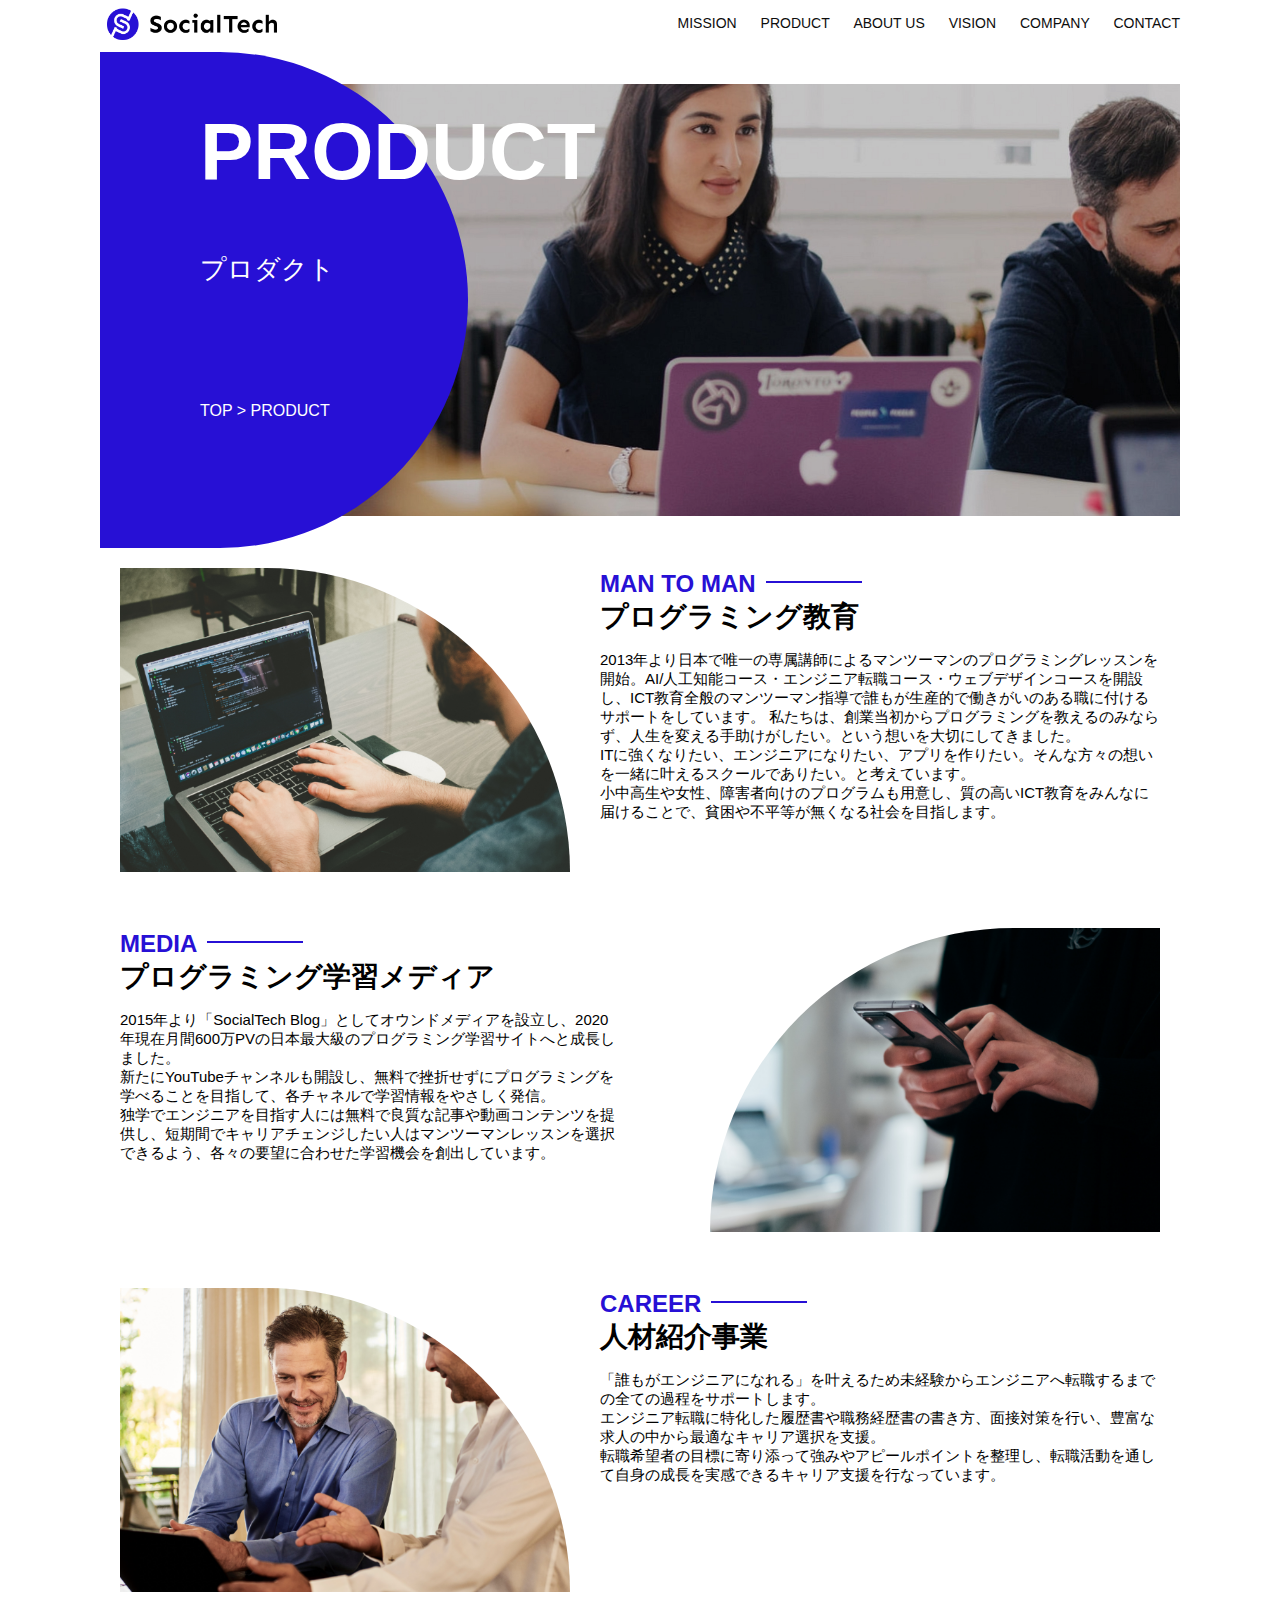
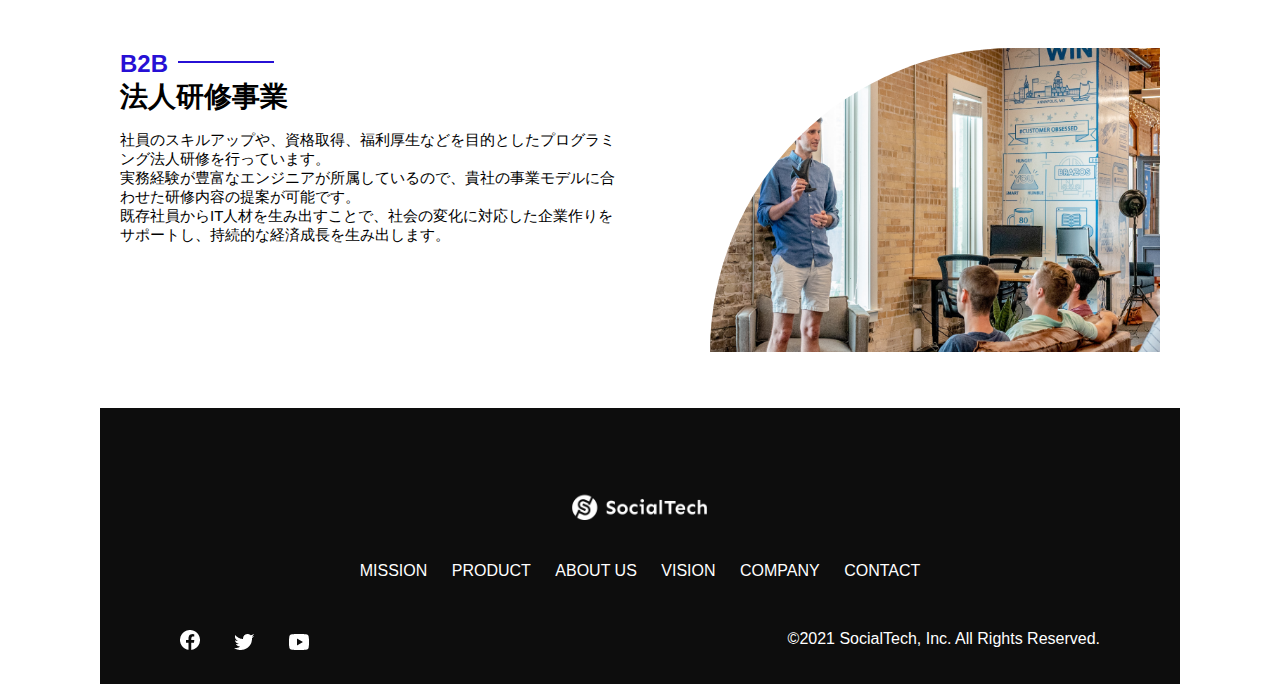
<file: socialtech/product.html>
<!DOCTYPE html>
<html>
    <head>
        <title>SocialTech -PRODUCT プロダクト-</title>
        <meta charset="UTF-8">
        <meta name="description" content="SocialTechの4つのプロダクトを紹介します">
        <meta name="viewport" content="width=device-width, initial-scale=1.0">
        <link rel="stylesheet" href="style.css">
    </head>
    
    <body>
        <!-- ヘッダー -->
        <header>
        <!-- ロゴ -->
        <a href="index.html" id="logo"><img src="images/logo.png" alt="トップページに戻る"></a>
      
        <!-- PC用ナビゲーション -->
        <nav id="nav-pc">
            <a href="mission.html">MISSION</a>
            <a href="product.html">PRODUCT</a>
            <a href="index.html#aboutus">ABOUT US</a>
            <a href="index.html#vision">VISION</a>
            <a href="index.html#company">COMPANY</a>
            <a href="index.html#contact">CONTACT</a>
        </nav>
      
        <!-- スマホ用メニューボタン -->
        <img id="menu-sp" src="images/button-menu.png" alt="ナビゲーションを開く" onclick="document.getElementById('nav-sp').style.display = 'block'">
      
        <!-- スマホ用ナビゲーション -->
        <nav id="nav-sp">
            <img id="close" src="images/button-close.png" alt="ナビゲーションを閉じる" onclick="document.getElementById('nav-sp').style.display = 'none'">
            <a id="logo-sp" href="index.html" onclick="document.getElementById('nav-sp').style.display = 'none'"><img
                src="images/logo-sp.png" alt="トップページに戻る"></a>
            <a class="menu" href="mission.html" onclick="document.getElementById('nav-sp').style.display = 'none'">MISSION</a>
            <a class="menu" href="product.html" onclick="document.getElementById('nav-sp').style.display = 'none'">PRODUCT</a>
            <a class="menu" href="index.html#aboutus" onclick="document.getElementById('nav-sp').style.display = 'none'">ABOUT
            US</a>
            <a class="menu" href="index.html#vision"
            onclick="document.getElementById('nav-sp').style.display = 'none'">VISION</a>
            <a class="menu" href="index.html#company"
            onclick="document.getElementById('nav-sp').style.display = 'none'">COMPANY</a>
            <a class="menu" href="index.html#contact"
            onclick="document.getElementById('nav-sp').style.display = 'none'">CONTACT</a>
            <div id="sns">
            <a href="https://www.facebook.com/sejuku2013"><img src="images/button-facebook.png" alt="Facebookのリンク"></a>
            <a href="https://twitter.com/samuraijuku"><img src="images/button-twitter.png" alt="Twitterのリンク"></a>
            <a href="https://www.youtube.com/channel/UCCFOQO5aDK0xXam4cUQXT8g"><img src="images/button-youtube.png" alt="YouTubeのリンク"></a>
            </div>
        </nav>
        </header>
        <main>
        <article>
            <section id="product-main">
                <div id="product-title">
                    <h1>PRODUCT</h1>
                    <span>プロダクト</span>
                    <div>TOP > PRODUCT</div>
                </div>
            </section>
                <section class="product-section1">
                    <img src="images/product/product-mantoman.png" alt="PCでコードを書く男性">
                    <div>
                        <h2 class="product-h2" >MAN TO MAN</h2>
                        <h3 class="product-h3">プログラミング教育</h3>
                        <p>
                            2013年より日本で唯一の専属講師によるマンツーマンのプログラミングレッスンを開始。AI/人工知能コース・エンジニア転職コース・ウェブデザインコースを開設し、ICT教育全般のマンツーマン指導で誰もが生産的で働きがいのある職に付けるサポートをしています。
                            私たちは、創業当初からプログラミングを教えるのみならず、人生を変える手助けがしたい。という想いを大切にしてきました。<br>ITに強くなりたい、エンジニアになりたい、アプリを作りたい。そんな方々の想いを一緒に叶えるスクールでありたい。と考えています。<br>小中高生や女性、障害者向けのプログラムも用意し、質の高いICT教育をみんなに届けることで、貧困や不平等が無くなる社会を目指します。   
                        </p>
                    </div>
                </section>
                <section class="product-section2">
                    <div>
                        <h2 class="product-h2">MEDIA</h2>
                        <h3 class="product-h3">プログラミング学習メディア</h3>
                        <p>2015年より「SocialTech
                            Blog」としてオウンドメディアを設立し、2020年現在月間600万PVの日本最大級のプログラミング学習サイトへと成長しました。<br>新たにYouTubeチャンネルも開設し、無料で挫折せずにプログラミングを学べることを目指して、各チャネルで学習情報をやさしく発信。<br>独学でエンジニアを目指す人には無料で良質な記事や動画コンテンツを提供し、短期間でキャリアチェンジしたい人はマンツーマンレッスンを選択できるよう、各々の要望に合わせた学習機会を創出しています。
                        </p>
                    </div>
                    <img src="images/product/product-media.png" alt="スマートフォンを操作する人">
                </section>
                <section class="product-section1">
                    <img src="images/product/product-career.png" alt="笑顔で話し合う2人の男性">
                    <div>
                        <h2 class="product-h2">CAREER</h2>
                        <h3 class="product-h3">人材紹介事業</h3>
                        <p>
                        「誰もがエンジニアになれる」を叶えるため未経験からエンジニアへ転職するまでの全ての過程をサポートします。<br>エンジニア転職に特化した履歴書や職務経歴書の書き方、面接対策を行い、豊富な求人の中から最適なキャリア選択を支援。<br>転職希望者の目標に寄り添って強みやアピールポイントを整理し、転職活動を通して自身の成長を実感できるキャリア支援を行なっています。<br>
                        </p>
                    </div>
                </section>
                <section class="product-section2">
                    <div>
                    <h2 class="product-h2">B2B</h2>
                    <h3 class="product-h3">法人研修事業</h3>
                    <p>
                        社員のスキルアップや、資格取得、福利厚生などを目的としたプログラミング法人研修を行っています。<br>実務経験が豊富なエンジニアが所属しているので、貴社の事業モデルに合わせた研修内容の提案が可能です。<br>既存社員からIT人材を生み出すことで、社会の変化に対応した企業作りをサポートし、持続的な経済成長を生み出します。
                    </p>
                    </div>
                    <img src="images/product/product-b2b.png" alt="講演中の男性とそれを聴く人々">
                </section>
        </article>
        <footer>
            <div id="footer-logo">
            <img src="images/logo-sp.png" alt="SocialTech">
            </div>
            <div id="footer-link">
            <a href="mission.html">MISSION</a>
            <a href="product.html">PRODUCT</a>
            <a href="index.html#aboutus">ABOUT US</a>
            <a href="index.html#vision">VISION</a>
            <a href="index.html#company">COMPANY</a>
            <a href="index.html#contact">CONTACT</a>
            </div>
            <div id="sns-footer">
            <a href="https://www.facebook.com/sejuku2013"><img src="images/button-facebook.png" alt="Facebookのリンク"></a>
            <a href="https://twitter.com/samuraijuku"><img src="images/button-twitter.png" alt="Twitterのリンク"></a>
            <a href="https://www.youtube.com/channel/UCCFOQO5aDK0xXam4cUQXT8g"><img src="images/button-youtube.png" alt="YouTubeのリンク"></a>
            <span id="copyright">&copy;2021 SocialTech, Inc. All Rights Reserved. </span>
            </div>
        </footer>
        </main>
    </body>
    
</html>
</file>
<file: socialtech/style.css>
/* PC、スマホ共通スタイル */
body{
    font-family:"Source Sans Pro", "Hiragino Kaku Gothic ProN", Meiryo, Arial, sans-serif;
}

p{
    font-size:15px;
}

/*================
PC用のスタイル 
=================*/
@media screen and (min-width:768px){
/* 横幅設定 */
body{
    max-width:1080px;
    min-width:960px;
    margin: 0 auto 0 auto;
}

/* ヘッダー */
header{
    display:flex;
    justify-content:space-between;
}

/* ナビゲーションレイアウト */
#nav-pc{
    font-size:14px;
    padding-top:15px;
}

/* ナビゲーションのリンクの装飾設定 */
#nav-pc > a{
    text-decoration:none;
    margin-left:20px;
}

#nav-pc > a:link{
    color:#0d0d0d;
}
#nav-pc > a:visited{
    color:#0d0d0d;
}
#nav-pc > a:hover{
    color:#0d0d0d;
    text-decoration: underline;
}
#nav-pc > a:active{
    color:#0d0d0d;
}

/* スマホ用ナビを非表示 */
#nav-sp,#menu-sp{
    display:none;
}

#main-visual{
    position:relative;
    height:400px;
}

#main-message{
    position: absolute;
    top:0px;
    left:0px;
    background-color:#2710d5;
    color:#ffffff;
    border-radius:0 0 476px 0;
    width:100%;
    height:100%;
    max-width:620px;
    z-index:11;
}

#main-message > h1{
    font-size:60px;
    font-weight: bold;
    margin: 100px 0px 0px 50px;
}

#main-message > p{
    font-size:28px;
    margin: 0px 0px 0px 50px;
}

#main-visual > img{
    max-width:620px;
    border-radius:476px 0px 0px 0px;
    position: absolute;
    top:0px;
    right:0px;
    z-index: 10;
}

/* 見出し */
h2{
    margin:40px 0px 0px 0px;
}

h2::after {
    content: url("images/line.png");
    margin-left:10px;
}

h3{
    font-size:27px;
}

/* ミッション */
#mission{
    margin:80px auto 80px auto;
    width:100%;
}

#mission-flex{
    width:100%;
    display:flex;
}

#mission-flex > div{
    width:50%;
    margin:20px;
}

#mission-photo{
    width:100%;
}

#s2dgs{
    margin-top:50px;
    width:100%;
}

/* プロダクト */
#product{
    background-color:#fafafa;
    margin:80px 0px 80px 0px;
    padding:10px 40px 0px 40px;
}

/* 外枠 */
#product > div{
    margin-top:40px;
    display:flex;
}

/* 左のカラム */
#product-left{
    width:50%;
    margin-right:20px;
}

/* 右のカラム */
#product-right{
    width:50%;
    margin-left:20px;
    margin-top:80px;
}

/* 画像＋説明の枠 */
#product-left > div{
    position:relative;
    height:480px;
    margin-left:20px;
}

#product-right > div{
    position: relative;
    height:480px;
    margin-right:20px;
}
/* 画像 */
.product-photo{
    width:100%;
}

/* 説明文の枠 */
.product-explain{
    background-color:#ffffff;
    position:absolute; 
    top:280px;
    left:0px;
    margin:0px 40px 0px 40px;
    padding:20px;
    box-shadow:5px 5px 10px rgba(0, 0, 0, 0.05);
}

/* 説明文の英語 */
.product-explain > span{
    color:#2710d5;
    font-weight: bold;
    font-size:16px;
    margin:0px;
}

/* 説明文の見出し */
.product-explain > h3{
    font-size:20px;
    margin:5px 0px 5px 0px;
}

/* 説明文 */
.product-explain > p{
    font-size:14px;
    margin:0px;
}

/* もっと見るボタン */
#product-more{
    margin:0px auto -42px auto;
}

/* ABOUT US */
#aboutus{
    margin:80px auto 80px auto;
}

/* 3つの組織文化と画像を入れる枠 */
#aboutus > div{
    display:flex;
}

/* 1枚目の画像 */
.culture-img{
    width:100%;
    align-self:flex-start;
}

/* 2枚目の画像 */
.culture-img2{
    margin-top:50px;
    width:100%;
}

/* 表全体 */
.culture-table{
    margin-right:50px;
}

/* 番号 */
.culture-num{
    font-size:80px;
    color:#2710d5;
    margin:0px 20px 0px 0px;
}

/* 組織文化英語 */
.culture-en{
    color:#2710d5;
    font-weight: bold;
    font-size:24px;
    display:block;
}

/* 組織文化日本語 */
.culture-jp{
    font-size:28px;
    font-weight: bold;
}

/* 説明文 */
.culture-description{
    margin:0px;
}

/* ビジョン */
#vision{
    margin:80px auto 80px auto;
}

/* セクション内の外枠 */
#vision > div{
    width:100%;
    display:flex;
    justify-content: space-between;
    flex-wrap:wrap;
}

/* 7つの行動指針の枠*/
.vision-box{
    width:300px;
    height:300px;
    margin-bottom: 30px;
    position:relative;
}

/* 画像 */
.vision-box > img{
    width:100%;
    height:auto;
    position: absolute;
    top:0px;
    left:0px;
    z-index: 30;
}

/* グループ化するspan要素 */
.vision-box > span{
position: absolute;
top:0;
left:0;
z-index: 31;
margin-right:20px;
}

/* 英語の見出し */
.vision-box > span >h4{
    color:#2710d5;
    font-size:19px;
    margin:80px 0px 0px 0px;
}

.vision-box > span > h4::first-letter{
    font-size:40px;
}

/* 日本語の見出し */
.vision-box > span > h5{
    font-size:20px;
    margin:0px 0px 0px 0px;
}

/* 説明文 */
.vision-box > span > p{
    margin:10px 0px 0px 0px;
}

/* 会社概要 */
#company{
    margin:80px auto 80px auto;
}

#company-table{
    width:100%;
}

.tableheader{
    text-align:left;
    padding:20px;
    border-bottom-color:#2710d5;
    border-bottom-width:1px;
    border-bottom-style:solid;
    width:100px;
}

.tableheader-first{
    text-align:left;
    padding:20px;
    border-bottom-color:#2710d5;
    border-bottom-width:1px;
    border-bottom-style:solid;
    width:100px;
    border-top-color:#2710d5;
    border-top-width:1px;
    border-top-style:solid;
}

.cell{
    padding:30px;
    border-bottom-color:#ececec;
    border-bottom-width:1px;
    border-bottom-style:solid;
}

.cell-first{
    padding:30px;
    border-bottom-color:#ececec;
    border-bottom-width:1px;
    border-bottom-style:solid;
    border-top-color:#ececec;
    border-top-width:1px;
    border-top-style:solid;
}

#company > iframe{
    width:100%;
    height:368px;
    margin-top:40px;
}
/* コンタクト(お問い合わせ) */
#contact{
    margin:80px auto 80px auto;
}

#contact > form > div{
    display:flex;
    flex-direction: row;
    flex-wrap:wrap;
    padding-bottom:30px;
}

.contact-heading{
    width:240px;
    align-self:center;
}

/* 見出しのラベル */
.contact-label{
    font-weight:bold;
}

/* 必須 */
.contact-span{
    color:#ce2222;
    margin-left:0px 0px 0px 20px;
    font-weight:bold;
}

/* テキストボックス */
.contact-textbox{
    border-top:0;
    border-left:0;
    border-right:0;
    border-bottom-width:1px;
    border-bottom-color:#707070;
    border-bottom-style:solid;
    background-color:#fafafa;
    width:400px;
    height:56px;
}

/* お問い合わせ内容のテキストエリア */
.contact-textarea{
    border-top:0;
    border-left:0;
    border-right:0;
    border-bottom-width:1px;
    border-bottom-color:#707070;
    border-bottom-style:solid;
    background-color:#fafafa;
    width:400px;
    height:200px;
}

/* お問い合わせフォームの個人情報の取り扱いについて */
details{
    width:700px;
}

details > div{
    background-color:#fafafa;
    padding:20px;
}

details > div > span{
    font-weight: bold;
}

/* フッター */
footer{
    background-color:#0d0d0d;
    text-align:center;
    padding:80px 80px 30px 80px;
}

/* フッターロゴ */
#footer-logo{
    margin-bottom:30px;
}

/* ハイパーリンク */
#footer-link{
    margin-bottom:50px;
}

#footer-link > a{
    text-decoration:none;
    margin:10px;
}

#footer-link > a:link{
    color:#ffffff;
}

#footer-link > a:visited{
    color:#ffffff;
}

#footer-link > a:hover{
    color:#ffffff;
    text-decoration:underline;
}

#footer-link > a:active{
    color:#ffffff;;
}

#sns-footer{
    text-align:left;
    width:100%;
}

#sns-footer > a{
    margin-right:30px;
}

#copyright{
    color:#ffffff;
    float:right;
}

#mission-main{
    height:496px;
    width:100%;
    background-image: url(images/mission/mission-main.png);
    background-repeat:no-repeat;
    background-position-y: center;
}

#mission-title{
    background-color:#2710d5;
    width:368px;
    color:#ffffff;
    height:496px;
    border-radius:0px 248px 248px 0px;
    position: relative;
}

#mission-title > h1{
    position: absolute;
    top:0;
    left:100px;
    font-size:80px;
}

#mission-title > span {
    position:absolute;
    top:200px;
    left:100px;
    font-size:26px;
}

#mission-title > div {
    position: absolute;
    top:350px;
    left:100px;
    font-size:16px;
}

#mission-s2dgs{
    width:100%;
    margin:20px;
}

.mission-h2{
    color:#2710d5;
    font-size:40px;
}

.mission-h2::after{
    content:none;
}

#mission-5goals {
    margin:20px;
    display:flex;
}

#mission-5goals > div {
    flex-grow: 1;
    padding:20px;
}

#mission-5goals > div > div {
    margin-bottom:40px;
}

.fivegoals-image-right {
    float:right;
    margin:20px;
}

.fivegoals-image-left {
    float:left;
    margin:20px;
}

.fivegoals-number {
    color:#2710d5;
    font-size:48px;
    margin:0px;
    font-weight: bold;
}

.fivegoals-h3 {
    font-size:28px;
    margin:0px;
}

.fivegoals-p {
    margin:0px;
}

/* プロダクトページ */
#product-main {
    height:496px;
    width:100%;
    background-image:url(images/product/product-main.png);
    background-repeat:no-repeat;
    background-position-y:center;
}

#product-title {
    background-color: #2710d5;
    width:368px;
    color:#ffffff;
    height:496px;
    border-radius:0px 248px 248px 0px;
    position: relative;
}

#product-title > h1 {
    position: absolute;
    top:0px;
    left:100px;
    font-size:80px;
}

#product-title > span {
    position: absolute;
    top:200px;
    left:100px;
    font-size: 26px;
}

#product-title > div {
    position: absolute;
    top:350px;
    left:100px;
    font-size:16px;
}

/* セクション 1 */
.product-section1{
    position: relative;
    margin:20px;
    height:340px;
}

.product-section1 > img {
    position:absolute;
    top:0px;
    left:0px;
    width:450px;
    margin:0px 40px 30px 0px;
    border-radius:0px 432px 0px 0px;
}

.product-section1 > div {
    position:absolute;
    top:0px;
    left:480px;
}

/* セクション２ */
.product-section2{
    position: relative;
    margin:20px;
    height:340px;
}

.product-section2 > img {
    position: absolute;
    top:0px;
    right:0px;
    width:450px;
    margin:0px 0px 30px 40px ;
    border-radius:432px 0px 0px 0px;
}

.product-section2 > div {
    width:500px;
    position: absolute;
    top:0px;
    left:0px;
}

.product-h2 {
    color:#2710d5;
    font-size:24px;
    margin:0px;
}

.product-h3 {
    font-size:28px;
    margin:0px;
}

}

/* スマートフォン用のスタイル */
@media screen and (max-width:767px){
body{
    min-width:375px;
    margin:0px;
}

/* PC用ナビゲーション非表示 */
#nav-pc{
    display:none;
}

/* ハンバーガーメニュー */
#menu-sp{
    float:right;
    padding:0px;
}

/* スマホ用ナビゲーションの表示切り替え */
/* 初期状態、レイアウトと非表示設定 */
#nav-sp{
    background-color:#2710d5;
    position:absolute;
    left:0px;
    top:0px;
    height:100%;
    width:100%;
    display:none;
    z-index:100;
}

/* ✖️ボタン */
#close{
 position:absolute;
 top:20px;
 right:20px;
}

/* ナビゲーションメニュー用ロゴ */
#logo-sp{
    margin:80px 0px 30px 20px;
}

/* ナビゲーションのリンクの装飾設定 */
 #nav-sp > a{
    display:block;
 }

 #nav-sp > a:link{
    color:#ffffff;
 }

 #nav-sp > a:visited{
    color:#ffffff;
 }

 #nav-sp > a:hover{
    color:#ffffff;
    text-decoration:underline;
 }

 #nav-sp > a:active{
    color:#ffffff;
 }

 #nav-sp > .menu{
    text-decoration:none;
    display:block;
    margin:0px 20px 0px 20px;
    height:44px;
    font-size:16px;
    background-image: url("images/arrow.png");
    background-repeat:no-repeat;
    background-position:right top;
 }

 #sns{
    position:absolute;
    bottom:20px;
    left:20px;
 }

 #sns > a{
    margin-right:30px;
 }

 /* メインビジュアル */
#main-visual{
    position:relative;
    height:470px;
    width:100%;
    overflow:hidden;
}

#main-visual > div{
    position:absolute;
    top:0;
    left:0;
    background-color:#2710d5;
    color:white;
    border-radius:0px 0px 476px 0px;
    text-align:center;
    height:280px;
    width:100%;
    z-index:11;
}

#main-visual > div > h1 {
    font-size:28px;
    margin:90px 0px 0px 0px;
}

#main-visual > div > p {
    margin:0px;
}

#main-visual > img {
    width:100%;
    border-radius:476px 0px 0px 0px;
    z-index: 10;
    position: absolute;
    bottom:0;
    right:0;
}

/* 見出し */

h2::after{
    content:url("images/line.png");
    margin-left:10px;
}

h3{
    font-size:24px;
    margin:10px 0px 0px 0px;
}

#mission{
    margin:20px;
}

#mission-photo{
width:100%;
}

#s2dgs{
    width:100%;
}

/* プロダクト */
#product{
    background-color:#fafafa;
    padding-top:10px;
}

#product h2 {
    margin-left:20px;
}

#product-left{
    margin:0px 20px 0px 20px;
}

/* 外枠、左右のカラムスマホでは縦並び */
#product-right{
    margin:0px 20px 0px 20px;
}

/* 見出し、説明文 */
#product-left > div{
    position:relative;
    height:540px;
}

#product-right > div{
    position:relative;
    height:540px;
}

/* 説明文の枠 */
.product-explain{
    background-color:#ffffff;
    position: absolute;
    left:0px;
    bottom:50px;
    padding:20px;
    box-shadow:5px 5px 10px rgba(0, 0, 0, 0.05);
}

/* 英語の見出し */
.product-explain > span {
    color:#2710d5;
    font-weight: bold;
    font-size:16px;
    margin:0px;
}

.product-explain > h3 {
    margin:10px 0px 10px 0px;
}

/* 画像 */
.product-photo{
    width:100%;
}

#product-more > img {
    margin:0px 0px -42px 20px;
}

/* ABOUT US */
#aboutus{
    margin:80px 20px 80px 20px;
}

#aboutus > div {
    display:flex;
    flex-direction: column;
}

.culture-table{
    width:100%;
    padding-right:20px;
    order:2;
}

.culture-img {
    width:100%;
    order:1;
}

.culture-img2{
    width:100%;
}

/* 番号、見出し、説明文 */
.culture-num{
    font-size:80px;
    color:#2710d5;
}

/* 英語の見出し */
.culture-en{
    color:#2710d5;
    font-weight:bold;
    font-size:24px;
    display:block;
}

/* 日本語の見出し */
.culture-jp{
    display:block;
}

/* 説明文 */
.culture-description{
    margin:0px;
}


/* VISION */
#vision{
    margin:80px 20px 80px 20px;
}

.vision-box{
    width:300px;
    height:300px;
    margin-bottom:30px;
    position: relative;
}

.vision-box > img {
    width:100%;
    height:auto;
    position:absolute;
    top:0px;
    left:0px;
    z-index: 30;
}

.vision-box > span {
    position: absolute;
    top:0px;
    left:0px;
    z-index:31;
    margin-right:20px;
}

/* 英語の見出し */
.vision-box > span >h4 {
    color:#2710d5;
    font-size:19px;
    margin:60px 0px 0px 0px;
}

/* 日本語の見出し */
.vision-box > span > h5 {
    font-size:20px;
    margin:0px 0px 0px 0px;
}

/* 説明文 */
.vision-box > span > p{
    margin:10px 0px 0px 0px;
}


/* COMPANY */
#company{
    margin:0px 20px 0px 20px;
}

#company > h3 {
    margin-bottom:20px;
}

/* 表と地図 */
#company > table {
    width:100%;
}

/* 表の1行目の見出し */
.tableheader-first{
    text-align:left;
    padding:20px;
    border-bottom-color:#2710d5;
    border-bottom-width:1px;
    border-bottom-style:solid;
    border-top-color:#2710d5;
    border-top-width:1px;
    border-top-style:solid;
    width:50px;
}

.tableheader{
text-align:left;
padding:20px;
border-bottom-color:#2710d5;
border-bottom-width:1px;
border-bottom-style:solid;
width:50px;
}

.cell{
padding:20px;
border-bottom-color:#ececec;
border-bottom-width:1px;
border-bottom-style:solid;
}

.cell-first{
    padding:20px;
    border-bottom-color:#ececec;
    border-bottom-width:1px;
    border-bottom-style:solid;
    border-top-color:#ececec;
    border-top-width:1px;
    border-top-style:solid;
}

#company > iframe {
    width:100%;
    height:240px;
    margin:40px 0px 0px 0px;
}

/* CONTACT */
#contact{
    margin:80x 20px 80px 20px;
}

#contact > h3 {
    margin-bottom:20px;
}

#contact > from > div {
    margin-bottom:20px;
}

.contact-heading{
    margin-bottom:20px;
}

/* 各フォーム */
.contact-label{
    font-weight:bold;
}

/* 必須 */
.contact-span{
    color:#ce2222;
    margin-left:0px 0px 0px 20px;
    font-weight:bold;
}

.contact-textbox{
    height:56px;
    border-top:0;
    border-left:0;
    border-right:0;
    background-color:#fafafa;
    border-bottom-color:#707070;
    border-bottom-width:1px;
    border-style:solid;
    min-width:300px;
    width:100%;
}

.contact-textarea{
    height:150px;
    border-top:0;
    border-left:0;
    border-right:0;
    background-color:#fafafa;
    width:100%;
}

.radiobutton{
    margin-bottom:20px;
}

.radiobutton + label::after{
    content:"\A";
    white-space: pre;
}

/* フッター */
footer{
    background-color:#0d0d0d;
    padding:30px 20px 50px 20px;
}

#footer-logo{
    margin-bottom:30px;
}

/* ハイパーリンク */
#footer-link{
    margin-bottom:50px;
}

#footer-link > a {
    text-decoration:none;
    margin:0px 20px 30px 0px;
    display:block;
    background-image:url("images/arrow.png");
    background-repeat:no-repeat;
    background-position: right top;
}

#footer-link > a:link {
    color:#ffffff;
}

#footer-link > a:visited {
    color:#ffffff;
}

#footer-link > a:hover {
    color:#ffffff;
    text-decoration:underline;
}

#footer-link > a:active{
    color:#ffffff;
}

/* snsボタンとコピーライト */
#sns-footer > a{
    margin-right:30px;
}

/* コピーライト */
#copyright {
    font-size:12px;
    display:block;
    margin-top:30px;
    color:#ffffff;
}

/* mission,html用スタイル */
/* ミッションのメインビジュアル */
#mission-main {
    height:256px;
    width:100%;
    background-image: url(images/mission/mission-main.png);
    background-repeat:no-repeat;
    background-position-y:center;
    background-size:auto 208px;
}

#mission-title {
    background-color:#2710d5;
    width:136px;
    color:#ffffff;
    height:256px;
    border-radius:0px 248px 248px 0px;
    position: relative;
}

#mission-title > h1 {
    position: absolute;
    top:0px;
    left:20px;
    font-size:40px;
}

#mission-title > span {
    position: absolute;
    top:110px;
    left:20px;
    font-size:18px;
}

#mission-title > div {
    position: absolute;
    top:180px;
    left:20px;
    font-size:13px;
}

/* ミッショn s2dgsページ */
#mission-s2dgs {
    margin:20px;
}

.mission-h2 {
    color:#2710d5;
    font-size:38px;
}

.mission-h2::after {
    content:none;
}

#mission-s2dgs > img {
    width:100%;
}

/* ミッション　5goals ページ設定 */
#mission-5goals {
    margin:20px;
}

#mission-5goals > div > div {
    margin-bottom:40px;
}

#s2dgs-image{
    width:100%;
}

.fivegoals-image-right {
    margin:20px auto 20px auto;
    display:block;
}

.fivegoals-image-left {
    margin:20px auto 20px auto ;
    display:block;
}

.fivegoals-number {
    color:#2710d5;
    font-size:48px;
    margin:0px;
}

.fivegoals-h3 {
    font-size:28px;
    margin:0px;
}

.fivegoals-p {
    margin:0px;
}

#product-main {
    height:256px;
    width:100%;
    background-image: url(images/product/product-main.png) ;
    background-repeat: no-repeat;
    background-position:center ;
    background-size:auto 208px;
}

#product-title {
    background-color:#2710d5;
    width:136px;
    color:#ffffff;
    height:256px;
    border-radius: 0px 248px 248px 0px;
    position: relative;
}

#product-title > h1 {
    position: absolute;
    top:0px;
    left:20px;
    font-size:40px;
}

#product-title > span {
    position: absolute;
    top:110px;
    left:20px;
    font-size:18px;
}

#product-title > div {
    position:absolute;
    top:180px;
    left:20px;
    font-size:13px;
}

.product-section1 {
    margin:20px;
}

.product-section1 > img {
    width:100%;
    border-radius:0px 300px 0px 0px;
}

.product-section2 {
    margin:20px;
    display:flex;
    flex-direction:column;
}

.product-section2 > img {
    order:1;
    width:100%;
    border-radius:300px 0px 0px 0px;
}

.product-section2 > div {
    order:2;
}

.product-h2 {
    color:#2710d5;
    font-size:24px;
    margin:0px;
}

.product-h3 {
    font-size:28px;
    margin:0px;
}
}
</file>
<file: kadai_014/style.css>
html{
    font: size 20px;
}

.MYPROFILE {
  font-family: "Josefin Sans", sans-serif;
  font-optical-sizing: auto;
  font-weight: 400;
  font-style: normal;
  font-size:2rem;
  letter-spacing:48px;
  text-shadow: 3px 3px 5px gray;
  border-bottom:solid 3px rgb(115, 115, 114);
  }

.text-color{
    color:skyblue;
}

.text-color1{
    color:rgb(255, 192, 203);
}
body{
    font-family:"Arial", "Meiryo", sans-serif;
    text-align:center;
}

.decoration{
    color:rgb(255, 192, 203);
}

.decoration2{
    color:skyblue;
}

#parent p{
    font-weight:bold;
}
</file>
<file: kadai_018/style.css>
#top{
    text-align: center;
    width:800px;
    padding:20px;
    margin:20px;
    margin-right:auto;
    margin-left:auto;
    background-color:#dcc9f4;
}
.top-child{
    text-align: center;
    width: 20%;
    display:inline-block;
    background-color:#ffd9df;
}

#middle{
    position: relative;
    width:800px;
    height:800px;
    padding:20px;
    margin:20px;
    margin-right:auto;
    margin-left:auto;
    background-color:#ffd9df ;
}

.middle-child01{
    position:absolute;
    top:100px;
    left:100px;
    width:200px;
    height:200px;
    background-color:#87ceeb;
}
.middle-child02{
    position:absolute;
    top:300px;
    left:300px;
    width:200px;
    height:200px;
    background-color:#87ceeb;
}
.middle-child03{
    position:absolute;
    top:500px;
    left:500px;
    width:200px;
    height:200px;
    background-color:#87ceeb;
}

#bottom{
    width:800px;
    height:300px;
    margin-right:auto;
    margin-left:auto;
    background-color:#87ceeb;
}

.bottom-child01{
    width:400px;
    height:100px;
    background-color:#e5dcf0;
}
.bottom-child02{
    position: relative;
    left:200px;
    width:400px;
    height:100px;
    background-color:#e5dcf0;
}
.bottom-child03{
    position: relative;
    left:400px;
    width:400px;
    height:100px;
    background-color:#e5dcf0;
}
</file>
<file: kadai_022/style.css>
body{
    margin:0px;
}

p{
    margin:0px;
    font-size:20px;
}

header{
    margin-bottom:20px;
    background-color:rgb(244, 79, 79);
    text-align: center;
}

h1{
    color:rgb(255, 255, 255);
    margin:0px;
}

main{
    padding:10px;
}

#parent{
    display:flex;
    justify-content:space-around;
}

.contents{
    border:solid 3px rgb(238, 204, 204);
    flex-basis:25%;
    padding:10px 15px;
    margin:20px 0px;
    text-align:center;
}

h2{
    font-size:25px;
    border-bottom:dotted 3px rgb(236, 122, 122);
}

h2::before{
    content:"●";
    color:rgb(239, 111, 139);
}


p:nth-of-type(2)::first-letter{
    color:rgb(97, 206, 249);
    font-weight:bold;
}

img{
    margin:10px 0px;
    width:70%;
}

footer{
    background-color:rgb(244, 79, 79);
    text-align: center;
}

a{
    color:rgb(255, 255, 255);
}

a:visited{
    color:rgb(193, 234, 251);
}

a:hover{
    color:rgb(245, 178, 168);
}

@media screen and (max-width:768px){
    h2{
        font-size:30px;
    }

    p{
        font-size:25px;
    }

    #parent{
        display:block;
    }
}
</file>
